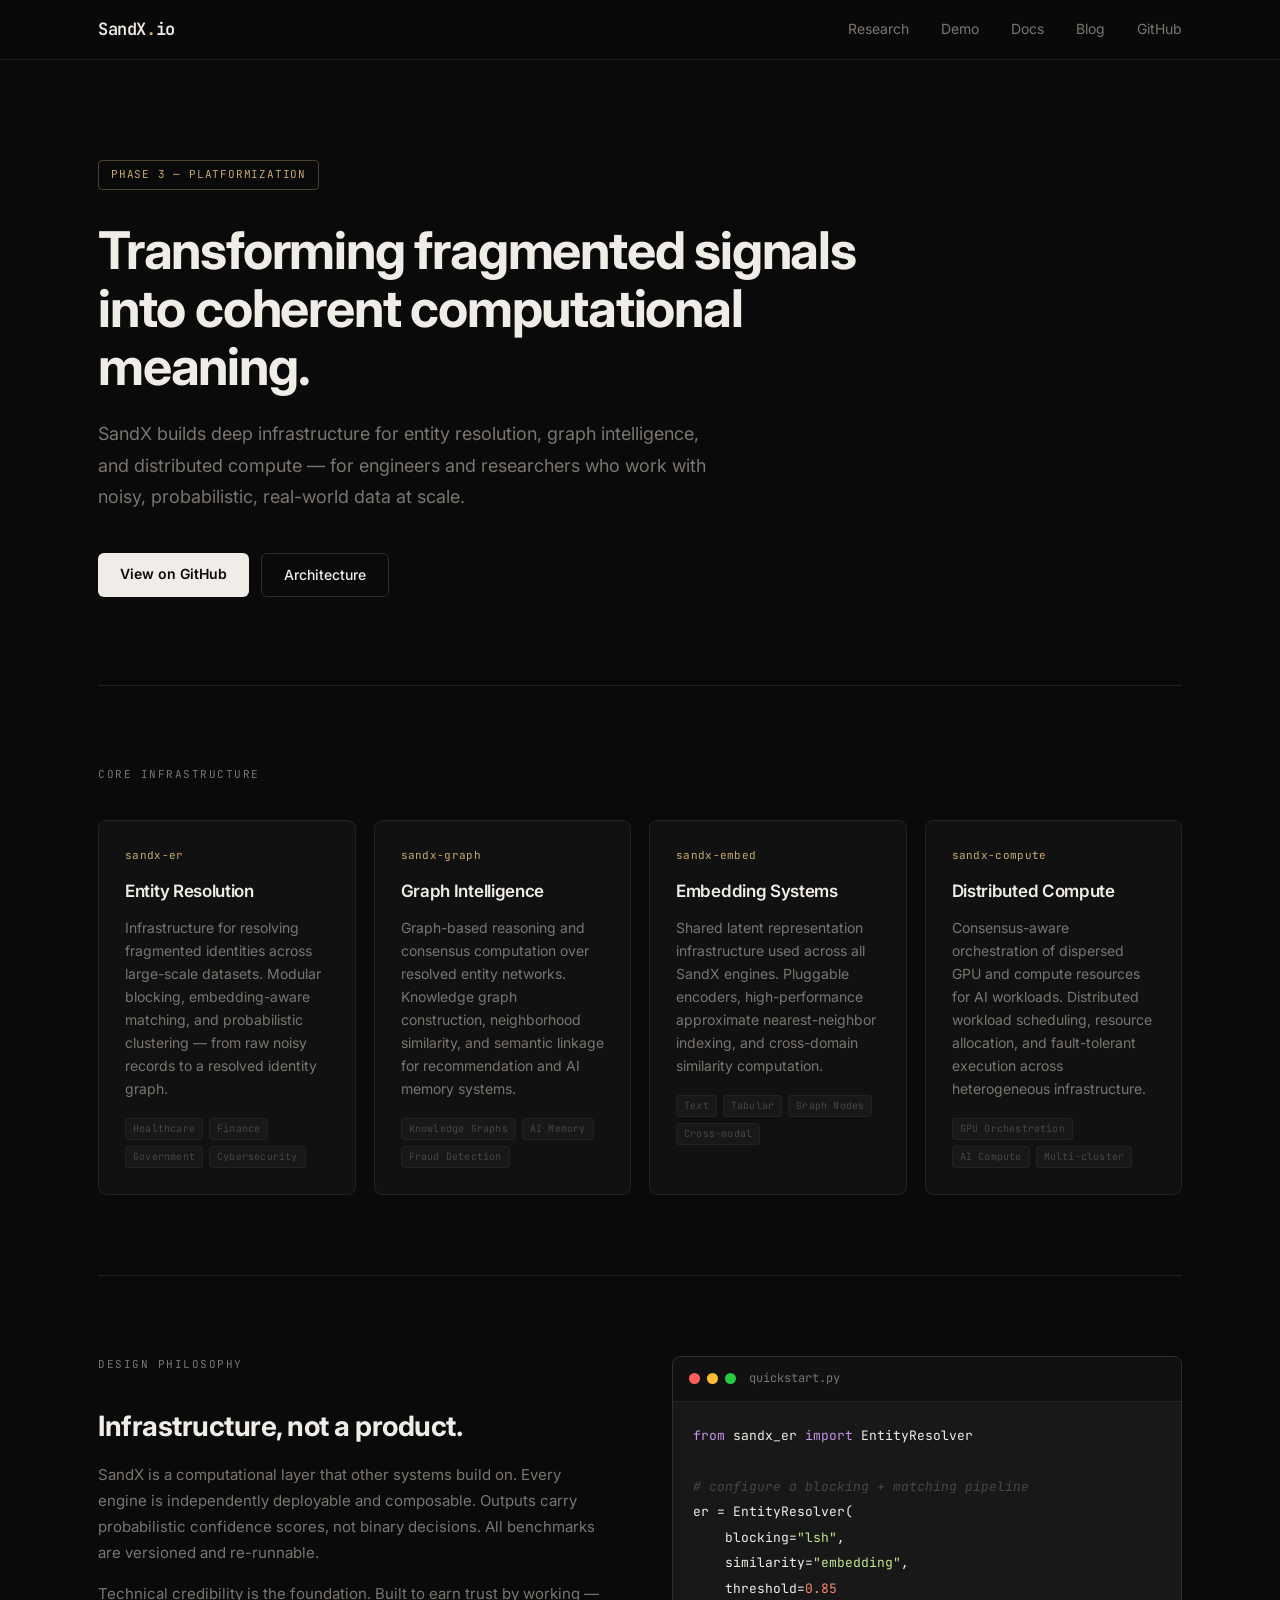
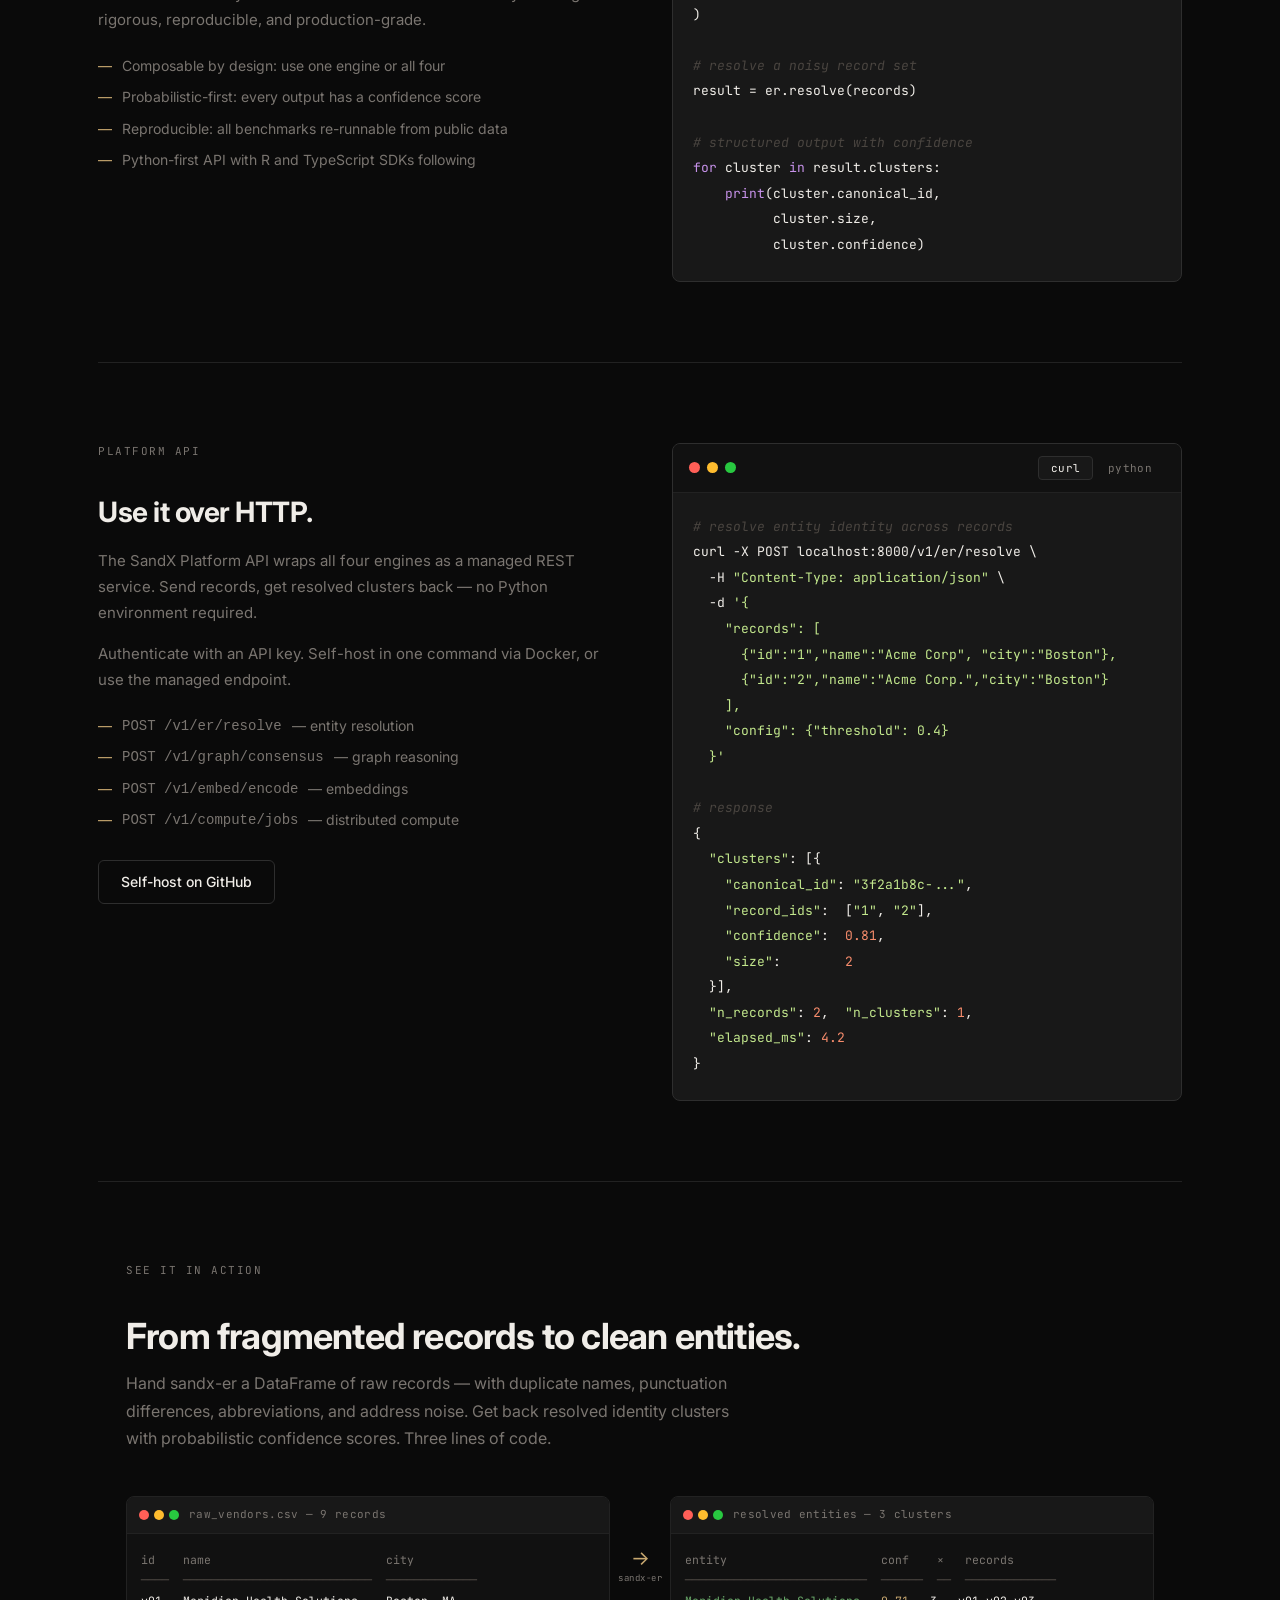
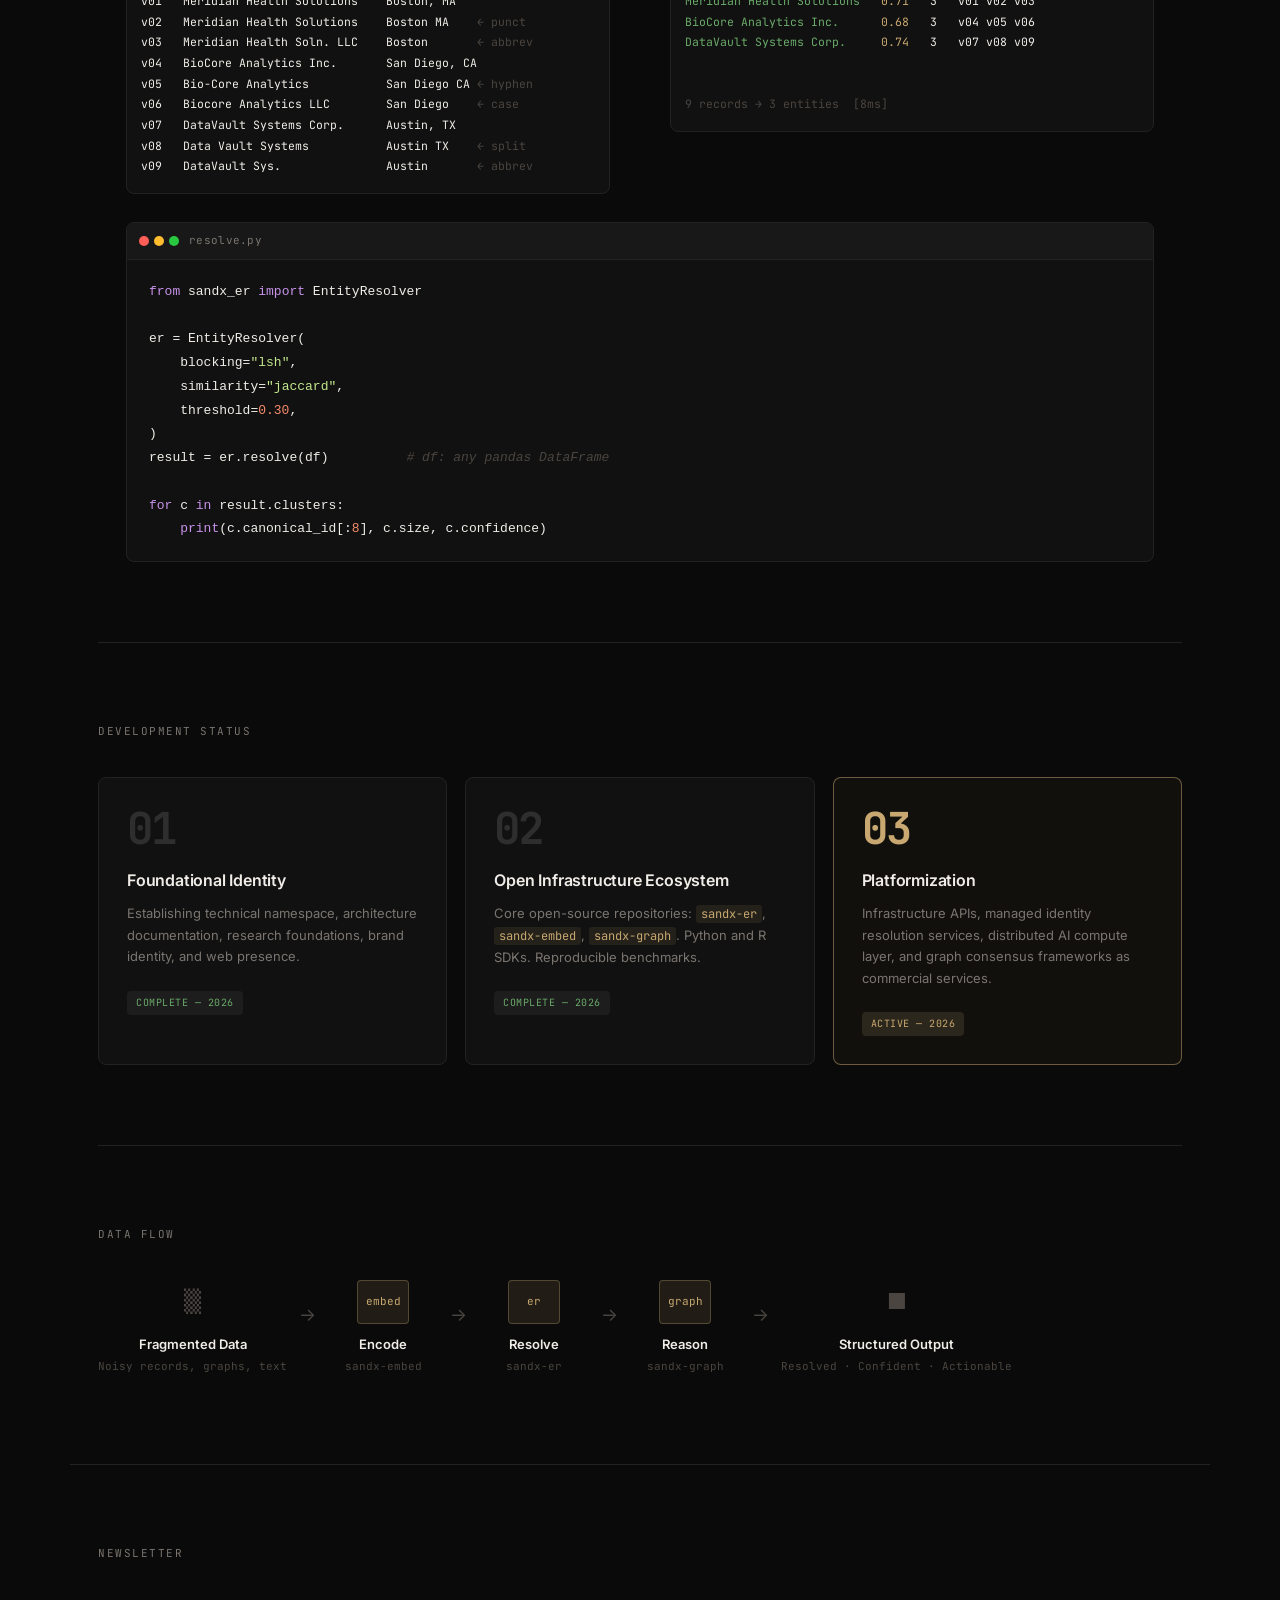
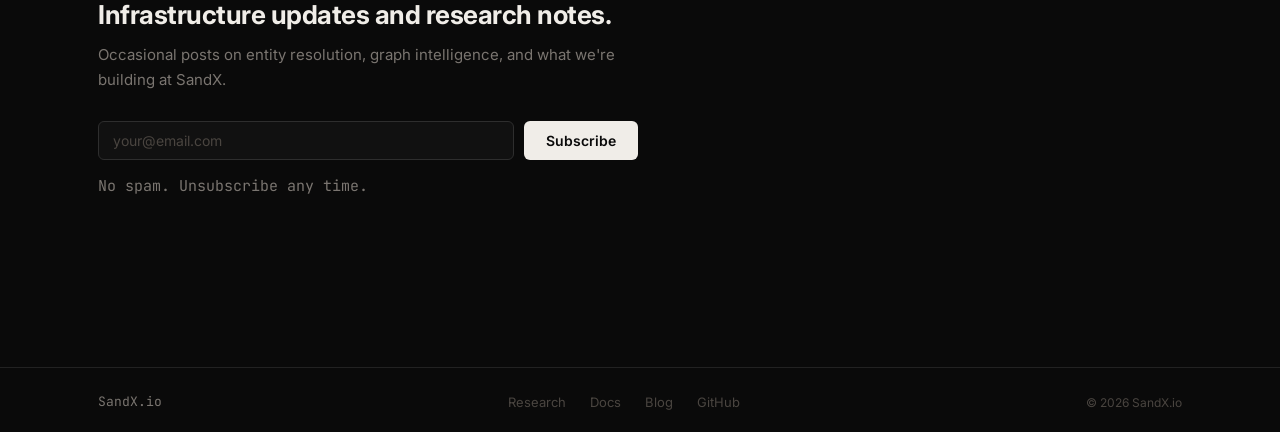
<file: index.html>
<!DOCTYPE html>
<html lang="en">
<head>
  <meta charset="UTF-8" />
  <meta name="viewport" content="width=device-width, initial-scale=1.0" />
  <title>SandX.io — Computational Infrastructure for Fragmented Systems</title>
  <meta name="description" content="SandX builds deep computational infrastructure for entity resolution, graph intelligence, embedding systems, and distributed compute." />
  <link rel="stylesheet" href="style.css" />
  <link rel="preconnect" href="https://fonts.googleapis.com" />
  <link href="https://fonts.googleapis.com/css2?family=Inter:wght@400;500;600;700&family=JetBrains+Mono:wght@400;500;600&display=swap" rel="stylesheet" />
</head>
<body>

  <!-- Navigation -->
  <nav>
    <div class="nav-inner">
      <a href="/" class="logo">SandX<span class="dot">.</span>io</a>
      <div class="nav-links">
        <a href="#research">Research</a>
        <a href="#demo">Demo</a>
        <a href="#docs">Docs</a>
        <a href="/blog/">Blog</a>
        <a href="https://github.com/sandxlab" target="_blank" rel="noopener">GitHub</a>
      </div>
    </div>
  </nav>

  <main>

    <!-- Hero -->
    <section class="hero">
      <div class="hero-tag">Phase 3 &mdash; Platformization</div>
      <h1>Transforming fragmented signals into coherent computational meaning.</h1>
      <p class="hero-sub">
        SandX builds deep infrastructure for entity resolution, graph intelligence,
        and distributed compute &mdash; for engineers and researchers who work with noisy,
        probabilistic, real-world data at scale.
      </p>
      <div class="cta-group">
        <a href="https://github.com/sandxlab" class="btn-primary" target="_blank" rel="noopener">View on GitHub</a>
        <a href="#architecture" class="btn-secondary">Architecture</a>
      </div>
    </section>

    <!-- Core Domains -->
    <section class="domains" id="research">
      <div class="section-label">Core Infrastructure</div>
      <div class="domain-grid">

        <div class="domain-card">
          <div class="domain-tag">sandx-er</div>
          <h3>Entity Resolution</h3>
          <p>
            Infrastructure for resolving fragmented identities across large-scale datasets.
            Modular blocking, embedding-aware matching, and probabilistic clustering — from
            raw noisy records to a resolved identity graph.
          </p>
          <div class="domain-sectors">
            <span>Healthcare</span><span>Finance</span><span>Government</span><span>Cybersecurity</span>
          </div>
        </div>

        <div class="domain-card">
          <div class="domain-tag">sandx-graph</div>
          <h3>Graph Intelligence</h3>
          <p>
            Graph-based reasoning and consensus computation over resolved entity networks.
            Knowledge graph construction, neighborhood similarity, and semantic linkage
            for recommendation and AI memory systems.
          </p>
          <div class="domain-sectors">
            <span>Knowledge Graphs</span><span>AI Memory</span><span>Fraud Detection</span>
          </div>
        </div>

        <div class="domain-card">
          <div class="domain-tag">sandx-embed</div>
          <h3>Embedding Systems</h3>
          <p>
            Shared latent representation infrastructure used across all SandX engines.
            Pluggable encoders, high-performance approximate nearest-neighbor indexing,
            and cross-domain similarity computation.
          </p>
          <div class="domain-sectors">
            <span>Text</span><span>Tabular</span><span>Graph Nodes</span><span>Cross-modal</span>
          </div>
        </div>

        <div class="domain-card">
          <div class="domain-tag">sandx-compute</div>
          <h3>Distributed Compute</h3>
          <p>
            Consensus-aware orchestration of dispersed GPU and compute resources for AI
            workloads. Distributed workload scheduling, resource allocation, and
            fault-tolerant execution across heterogeneous infrastructure.
          </p>
          <div class="domain-sectors">
            <span>GPU Orchestration</span><span>AI Compute</span><span>Multi-cluster</span>
          </div>
        </div>

      </div>
    </section>

    <!-- Architecture + Code example -->
    <section class="architecture" id="architecture">
      <div class="arch-inner">
        <div class="arch-text">
          <div class="section-label">Design Philosophy</div>
          <h2>Infrastructure, not a product.</h2>
          <p>
            SandX is a computational layer that other systems build on. Every engine is
            independently deployable and composable. Outputs carry probabilistic confidence
            scores, not binary decisions. All benchmarks are versioned and re-runnable.
          </p>
          <p>
            Technical credibility is the foundation. Built to earn trust by working — rigorous, reproducible, and production-grade.
          </p>
          <ul class="design-principles">
            <li><span class="bullet">&#x2014;</span> Composable by design: use one engine or all four</li>
            <li><span class="bullet">&#x2014;</span> Probabilistic-first: every output has a confidence score</li>
            <li><span class="bullet">&#x2014;</span> Reproducible: all benchmarks re-runnable from public data</li>
            <li><span class="bullet">&#x2014;</span> Python-first API with R and TypeScript SDKs following</li>
          </ul>
        </div>
        <div class="arch-code" id="docs">
          <div class="code-header">
            <span class="code-dot red"></span>
            <span class="code-dot yellow"></span>
            <span class="code-dot green"></span>
            <span class="code-filename">quickstart.py</span>
          </div>
          <pre><code><span class="kw">from</span> sandx_er <span class="kw">import</span> EntityResolver

<span class="comment"># configure a blocking + matching pipeline</span>
er = EntityResolver(
    blocking=<span class="str">"lsh"</span>,
    similarity=<span class="str">"embedding"</span>,
    threshold=<span class="num">0.85</span>
)

<span class="comment"># resolve a noisy record set</span>
result = er.resolve(records)

<span class="comment"># structured output with confidence</span>
<span class="kw">for</span> cluster <span class="kw">in</span> result.clusters:
    <span class="kw">print</span>(cluster.canonical_id,
          cluster.size,
          cluster.confidence)</code></pre>
        </div>
      </div>
    </section>

    <!-- Platform API -->
    <section class="architecture" id="api" style="border-top: 1px solid var(--border); padding: 80px 0;">
      <div class="arch-inner">
        <div class="arch-text">
          <div class="section-label">Platform API</div>
          <h2>Use it over HTTP.</h2>
          <p>
            The SandX Platform API wraps all four engines as a managed REST service.
            Send records, get resolved clusters back &mdash; no Python environment required.
          </p>
          <p>
            Authenticate with an API key. Self-host in one command via Docker, or use
            the managed endpoint.
          </p>
          <ul class="design-principles">
            <li><span class="bullet">&#x2014;</span> <code>POST /v1/er/resolve</code> &mdash; entity resolution</li>
            <li><span class="bullet">&#x2014;</span> <code>POST /v1/graph/consensus</code> &mdash; graph reasoning</li>
            <li><span class="bullet">&#x2014;</span> <code>POST /v1/embed/encode</code> &mdash; embeddings</li>
            <li><span class="bullet">&#x2014;</span> <code>POST /v1/compute/jobs</code> &mdash; distributed compute</li>
          </ul>
          <div class="cta-group" style="margin-top: 28px;">
            <a href="https://github.com/sandxlab" class="btn-secondary" target="_blank" rel="noopener">Self-host on GitHub</a>
          </div>
        </div>
        <div class="arch-code">
          <div class="code-header">
            <span class="code-dot red"></span>
            <span class="code-dot yellow"></span>
            <span class="code-dot green"></span>
            <div class="code-tabs">
              <button class="code-tab active" data-panel="api-curl">curl</button>
              <button class="code-tab" data-panel="api-python">python</button>
            </div>
          </div>
          <div class="code-panel active" id="api-curl">
            <pre><code><span class="comment"># resolve entity identity across records</span>
curl -X POST localhost:8000/v1/er/resolve \
  -H <span class="str">"Content-Type: application/json"</span> \
  -d <span class="str">'{
    "records": [
      {"id":"1","name":"Acme Corp", "city":"Boston"},
      {"id":"2","name":"Acme Corp.","city":"Boston"}
    ],
    "config": {"threshold": 0.4}
  }'</span>

<span class="comment"># response</span>
{
  <span class="str">"clusters"</span>: [{
    <span class="str">"canonical_id"</span>: <span class="str">"3f2a1b8c-..."</span>,
    <span class="str">"record_ids"</span>:  [<span class="str">"1"</span>, <span class="str">"2"</span>],
    <span class="str">"confidence"</span>:  <span class="num">0.81</span>,
    <span class="str">"size"</span>:        <span class="num">2</span>
  }],
  <span class="str">"n_records"</span>: <span class="num">2</span>,  <span class="str">"n_clusters"</span>: <span class="num">1</span>,
  <span class="str">"elapsed_ms"</span>: <span class="num">4.2</span>
}</code></pre>
          </div>
          <div class="code-panel" id="api-python">
            <pre><code><span class="kw">import</span> requests

resp = requests.post(
    <span class="str">"http://localhost:8000/v1/er/resolve"</span>,
    headers={<span class="str">"X-API-Key"</span>: <span class="str">"sk-dev"</span>},
    json={
        <span class="str">"records"</span>: [
            {<span class="str">"id"</span>: <span class="str">"1"</span>, <span class="str">"name"</span>: <span class="str">"Acme Corp"</span>,  <span class="str">"city"</span>: <span class="str">"Boston"</span>},
            {<span class="str">"id"</span>: <span class="str">"2"</span>, <span class="str">"name"</span>: <span class="str">"Acme Corp."</span>, <span class="str">"city"</span>: <span class="str">"Boston"</span>},
        ],
        <span class="str">"config"</span>: {<span class="str">"threshold"</span>: <span class="num">0.4</span>}
    }
)

<span class="kw">for</span> c <span class="kw">in</span> resp.json()[<span class="str">"clusters"</span>]:
    <span class="kw">print</span>(c[<span class="str">"canonical_id"</span>][:<span class="num">8</span>],
          c[<span class="str">"size"</span>], c[<span class="str">"confidence"</span>])
<span class="comment"># 3f2a1b8c  2  0.81</span></code></pre>
          </div>
        </div>
      </div>
    </section>

    <!-- Demo: Raw to Clean -->
    <section class="demo-section" id="demo">
      <div class="demo-inner">
        <div class="section-label">See It In Action</div>
        <h2>From fragmented records to clean entities.</h2>
        <p class="demo-desc">
          Hand sandx-er a DataFrame of raw records &mdash; with duplicate names, punctuation
          differences, abbreviations, and address noise. Get back resolved identity clusters
          with probabilistic confidence scores. Three lines of code.
        </p>

        <div class="demo-panels">

          <!-- Before -->
          <div class="demo-panel">
            <div class="demo-panel-hdr">
              <div class="demo-dots">
                <span class="demo-dot r"></span>
                <span class="demo-dot y"></span>
                <span class="demo-dot g"></span>
              </div>
              <span class="demo-panel-title">raw_vendors.csv &mdash; 9 records</span>
            </div>
            <pre><span class="d-mut">id    name                         city</span>
<span class="d-dim">────  ───────────────────────────  ─────────────</span>
v01   Meridian Health Solutions    Boston, MA
v02   Meridian Health Solutions    Boston MA    <span class="d-dim">← punct</span>
v03   Meridian Health Soln. LLC    Boston       <span class="d-dim">← abbrev</span>
v04   BioCore Analytics Inc.       San Diego, CA
v05   Bio-Core Analytics           San Diego CA <span class="d-dim">← hyphen</span>
v06   Biocore Analytics LLC        San Diego    <span class="d-dim">← case</span>
v07   DataVault Systems Corp.      Austin, TX
v08   Data Vault Systems           Austin TX    <span class="d-dim">← split</span>
v09   DataVault Sys.               Austin       <span class="d-dim">← abbrev</span></pre>
          </div>

          <!-- Arrow -->
          <div class="demo-connector">
            <div class="demo-conn-arrow">&rarr;</div>
            <div class="demo-conn-label">sandx&#x2011;er</div>
          </div>

          <!-- After -->
          <div class="demo-panel">
            <div class="demo-panel-hdr">
              <div class="demo-dots">
                <span class="demo-dot r"></span>
                <span class="demo-dot y"></span>
                <span class="demo-dot g"></span>
              </div>
              <span class="demo-panel-title">resolved entities &mdash; 3 clusters</span>
            </div>
            <pre><span class="d-mut">entity                      conf    &times;   records</span>
<span class="d-dim">──────────────────────────  ──────  ──  ─────────────</span>
<span class="d-grn">Meridian Health Solutions</span>   <span class="d-acc">0.71</span>   3   v01 v02 v03
<span class="d-grn">BioCore Analytics Inc.</span>      <span class="d-acc">0.68</span>   3   v04 v05 v06
<span class="d-grn">DataVault Systems Corp.</span>     <span class="d-acc">0.74</span>   3   v07 v08 v09


<span class="d-dim">9 records &rarr; 3 entities  [8ms]</span></pre>
          </div>

        </div><!-- /.demo-panels -->

        <!-- Code -->
        <div class="demo-code-wrap">
          <div class="demo-code-hdr">
            <div class="demo-dots">
              <span class="demo-dot r"></span>
              <span class="demo-dot y"></span>
              <span class="demo-dot g"></span>
            </div>
            <span class="demo-panel-title">resolve.py</span>
          </div>
          <pre><code><span class="kw">from</span> sandx_er <span class="kw">import</span> EntityResolver

er = EntityResolver(
    blocking=<span class="str">"lsh"</span>,
    similarity=<span class="str">"jaccard"</span>,
    threshold=<span class="num">0.30</span>,
)
result = er.resolve(df)          <span class="comment"># df: any pandas DataFrame</span>

<span class="kw">for</span> c <span class="kw">in</span> result.clusters:
    <span class="kw">print</span>(c.canonical_id[:<span class="num">8</span>], c.size, c.confidence)</code></pre>
        </div>

      </div>
    </section>

    <!-- Development Phases -->
    <section class="phases">
      <div class="section-label">Development Status</div>
      <div class="phases-grid">

        <div class="phase">
          <div class="phase-num">01</div>
          <h3>Foundational Identity</h3>
          <p>
            Establishing technical namespace, architecture documentation, research foundations,
            brand identity, and web presence.
          </p>
          <span class="badge badge-done">Complete &mdash; 2026</span>
        </div>

        <div class="phase">
          <div class="phase-num">02</div>
          <h3>Open Infrastructure Ecosystem</h3>
          <p>
            Core open-source repositories: <code>sandx-er</code>, <code>sandx-embed</code>,
            <code>sandx-graph</code>. Python and R SDKs. Reproducible benchmarks.
          </p>
          <span class="badge badge-done">Complete &mdash; 2026</span>
        </div>

        <div class="phase phase-active">
          <div class="phase-num">03</div>
          <h3>Platformization</h3>
          <p>
            Infrastructure APIs, managed identity resolution services, distributed AI
            compute layer, and graph consensus frameworks as commercial services.
          </p>
          <span class="badge badge-active">Active &mdash; 2026</span>
        </div>

      </div>
    </section>

    <!-- Data Pipeline -->
    <section class="pipeline">
      <div class="section-label">Data Flow</div>
      <div class="pipeline-inner">
        <div class="pipeline-step">
          <div class="step-icon">&#x2592;</div>
          <div class="step-label">Fragmented Data</div>
          <div class="step-sub">Noisy records, graphs, text</div>
        </div>
        <div class="pipeline-arrow">&rarr;</div>
        <div class="pipeline-step">
          <div class="step-icon chip">embed</div>
          <div class="step-label">Encode</div>
          <div class="step-sub">sandx-embed</div>
        </div>
        <div class="pipeline-arrow">&rarr;</div>
        <div class="pipeline-step">
          <div class="step-icon chip">er</div>
          <div class="step-label">Resolve</div>
          <div class="step-sub">sandx-er</div>
        </div>
        <div class="pipeline-arrow">&rarr;</div>
        <div class="pipeline-step">
          <div class="step-icon chip">graph</div>
          <div class="step-label">Reason</div>
          <div class="step-sub">sandx-graph</div>
        </div>
        <div class="pipeline-arrow">&rarr;</div>
        <div class="pipeline-step">
          <div class="step-icon">&#x25A0;</div>
          <div class="step-label">Structured Output</div>
          <div class="step-sub">Resolved &middot; Confident &middot; Actionable</div>
        </div>
      </div>
    </section>

  </main>

  <!-- Newsletter -->
  <!-- ACTION: replace the form action URL with your newsletter service endpoint.
       Buttondown: https://buttondown.email/api/emails/embed-subscribe/YOUR_USERNAME
       Mailchimp:  your Mailchimp embed action URL
       ConvertKit: your ConvertKit form action URL -->
  <section class="newsletter" id="newsletter" style="max-width:1140px;margin:0 auto;padding-left:28px;padding-right:28px;">
    <div class="newsletter-inner">
      <div class="section-label">Newsletter</div>
      <h2>Infrastructure updates and research notes.</h2>
      <p>Occasional posts on entity resolution, graph intelligence, and what we're building at SandX.</p>
      <form class="newsletter-form" action="#" method="POST">
        <input type="email" name="email" placeholder="your@email.com" required />
        <button type="submit">Subscribe</button>
      </form>
      <p class="newsletter-note">No spam. Unsubscribe any time.</p>
    </div>
  </section>

  <!-- Footer -->
  <footer>
    <div class="footer-inner">
      <span class="footer-logo">SandX.io</span>
      <div class="footer-links">
        <a href="#research">Research</a>
        <a href="#docs">Docs</a>
        <a href="/blog/">Blog</a>
        <a href="https://github.com/sandxlab" target="_blank" rel="noopener">GitHub</a>
      </div>
      <span class="footer-copy">&copy; 2026 SandX.io</span>
    </div>
  </footer>


<script>
  document.querySelector('.newsletter-form').addEventListener('submit', function (e) {
    e.preventDefault();
    window.location.href = '/newsletter/';
  });

  document.querySelectorAll('.code-tab').forEach(function (tab) {
    tab.addEventListener('click', function () {
      var block = this.closest('.arch-code');
      block.querySelectorAll('.code-tab').forEach(function (t) { t.classList.remove('active'); });
      block.querySelectorAll('.code-panel').forEach(function (p) { p.classList.remove('active'); });
      this.classList.add('active');
      block.querySelector('#' + this.dataset.panel).classList.add('active');
    });
  });
</script>

</body>
</html>
</file>
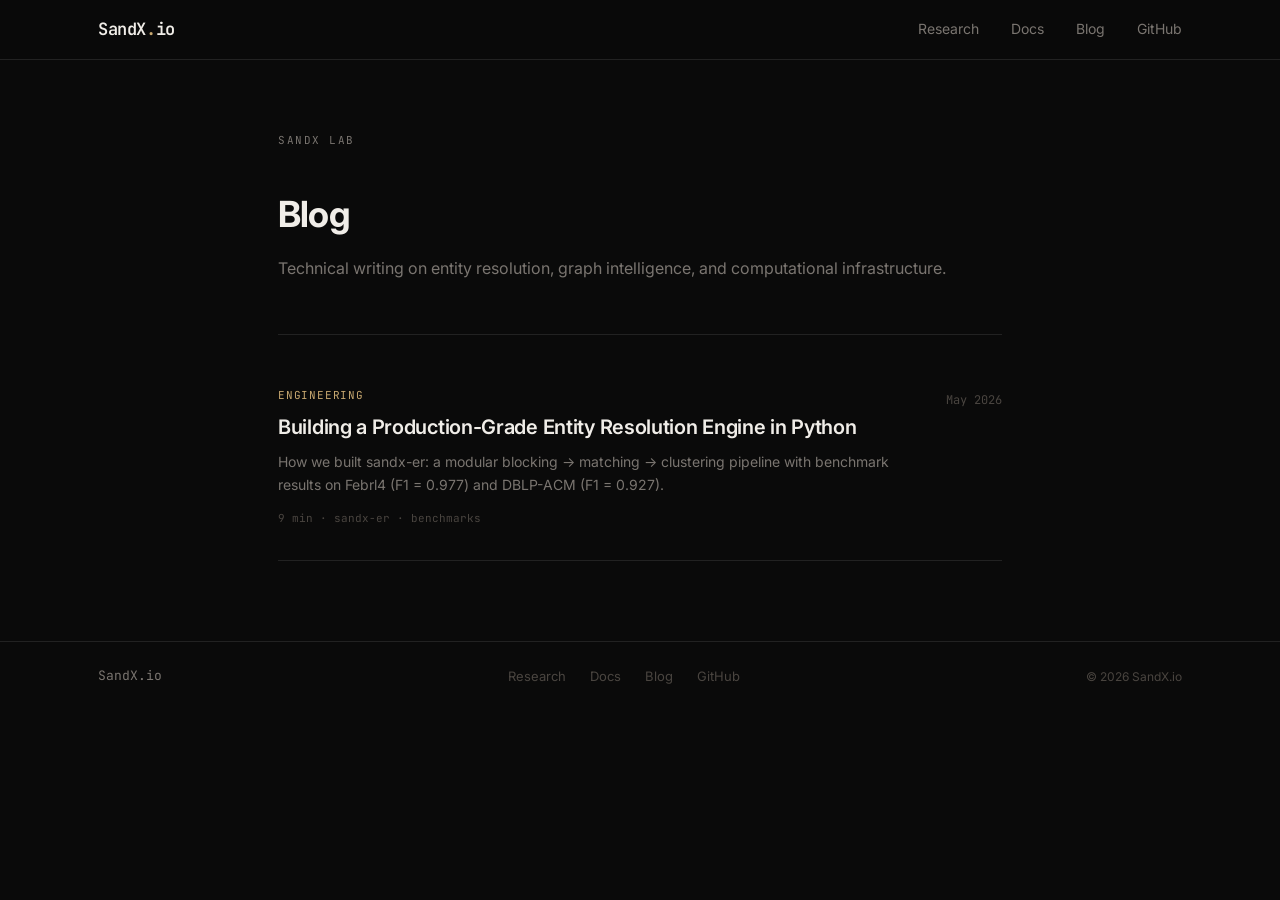
<file: blog/index.html>
<!DOCTYPE html>
<html lang="en">
<head>
  <meta charset="UTF-8" />
  <meta name="viewport" content="width=device-width, initial-scale=1.0" />
  <title>Blog — SandX.io</title>
  <meta name="description" content="Technical writing from SandX Lab on entity resolution, graph intelligence, embedding systems, and distributed compute." />
  <link rel="stylesheet" href="../style.css" />
  <link rel="preconnect" href="https://fonts.googleapis.com" />
  <link href="https://fonts.googleapis.com/css2?family=Inter:wght@400;500;600;700&family=JetBrains+Mono:wght@400;500;600&display=swap" rel="stylesheet" />
  <style>
    .blog-wrap {
      max-width: 780px;
      margin: 0 auto;
      padding: 0 28px;
    }

    .blog-header {
      padding: 72px 0 52px;
      border-bottom: 1px solid var(--border);
      margin-bottom: 52px;
    }

    .blog-header h1 {
      font-size: 36px;
      font-weight: 700;
      letter-spacing: -0.8px;
      margin-bottom: 12px;
    }

    .blog-header p {
      font-size: 16px;
      color: var(--text-muted);
      line-height: 1.65;
    }

    .post-list {
      display: flex;
      flex-direction: column;
      gap: 0;
    }

    .post-card {
      padding: 32px 0;
      border-bottom: 1px solid var(--border);
      display: grid;
      grid-template-columns: 1fr auto;
      gap: 20px;
      align-items: start;
      text-decoration: none;
      transition: none;
    }

    .post-card:first-child { padding-top: 0; }

    .post-card-tag {
      font-family: var(--mono);
      font-size: 11px;
      color: var(--accent);
      text-transform: uppercase;
      letter-spacing: 0.8px;
      margin-bottom: 10px;
    }

    .post-card h2 {
      font-size: 20px;
      font-weight: 600;
      letter-spacing: -0.3px;
      color: var(--text);
      margin-bottom: 10px;
      line-height: 1.3;
      transition: color 0.15s ease;
    }

    .post-card:hover h2 { color: var(--accent); }

    .post-card p {
      font-size: 14px;
      color: var(--text-muted);
      line-height: 1.65;
      margin-bottom: 14px;
    }

    .post-card-meta {
      font-family: var(--mono);
      font-size: 11px;
      color: var(--text-dim);
    }

    .post-card-date {
      font-family: var(--mono);
      font-size: 12px;
      color: var(--text-dim);
      white-space: nowrap;
      padding-top: 4px;
    }

    @media (max-width: 600px) {
      .blog-wrap { padding: 0 18px; }
      .blog-header { padding: 48px 0 36px; }
      .post-card { grid-template-columns: 1fr; }
      .post-card-date { display: none; }
    }
  </style>
</head>
<body>

  <nav>
    <div class="nav-inner">
      <a href="/" class="logo">SandX<span class="dot">.</span>io</a>
      <div class="nav-links">
        <a href="/#research">Research</a>
        <a href="/#docs">Docs</a>
        <a href="/blog/">Blog</a>
        <a href="https://github.com/sandxlab" target="_blank" rel="noopener">GitHub</a>
      </div>
    </div>
  </nav>

  <main style="max-width: 100%; padding: 0;">
  <div class="blog-wrap">

    <header class="blog-header">
      <div class="section-label">SandX Lab</div>
      <h1>Blog</h1>
      <p>Technical writing on entity resolution, graph intelligence, and computational infrastructure.</p>
    </header>

    <div class="post-list">

      <a href="/blog/entity-resolution-benchmarks.html" class="post-card">
        <div>
          <div class="post-card-tag">Engineering</div>
          <h2>Building a Production-Grade Entity Resolution Engine in Python</h2>
          <p>
            How we built sandx-er: a modular blocking &rarr; matching &rarr; clustering pipeline
            with benchmark results on Febrl4 (F1&nbsp;=&nbsp;0.977) and DBLP-ACM (F1&nbsp;=&nbsp;0.927).
          </p>
          <div class="post-card-meta">9 min &middot; sandx-er &middot; benchmarks</div>
        </div>
        <div class="post-card-date">May 2026</div>
      </a>

    </div>

  </div>
  </main>

  <footer style="margin-top: 80px;">
    <div class="footer-inner">
      <span class="footer-logo">SandX.io</span>
      <div class="footer-links">
        <a href="/#research">Research</a>
        <a href="/#docs">Docs</a>
        <a href="/blog/">Blog</a>
        <a href="https://github.com/sandxlab" target="_blank" rel="noopener">GitHub</a>
      </div>
      <span class="footer-copy">&copy; 2026 SandX.io</span>
    </div>
  </footer>

</body>
</html>
</file>
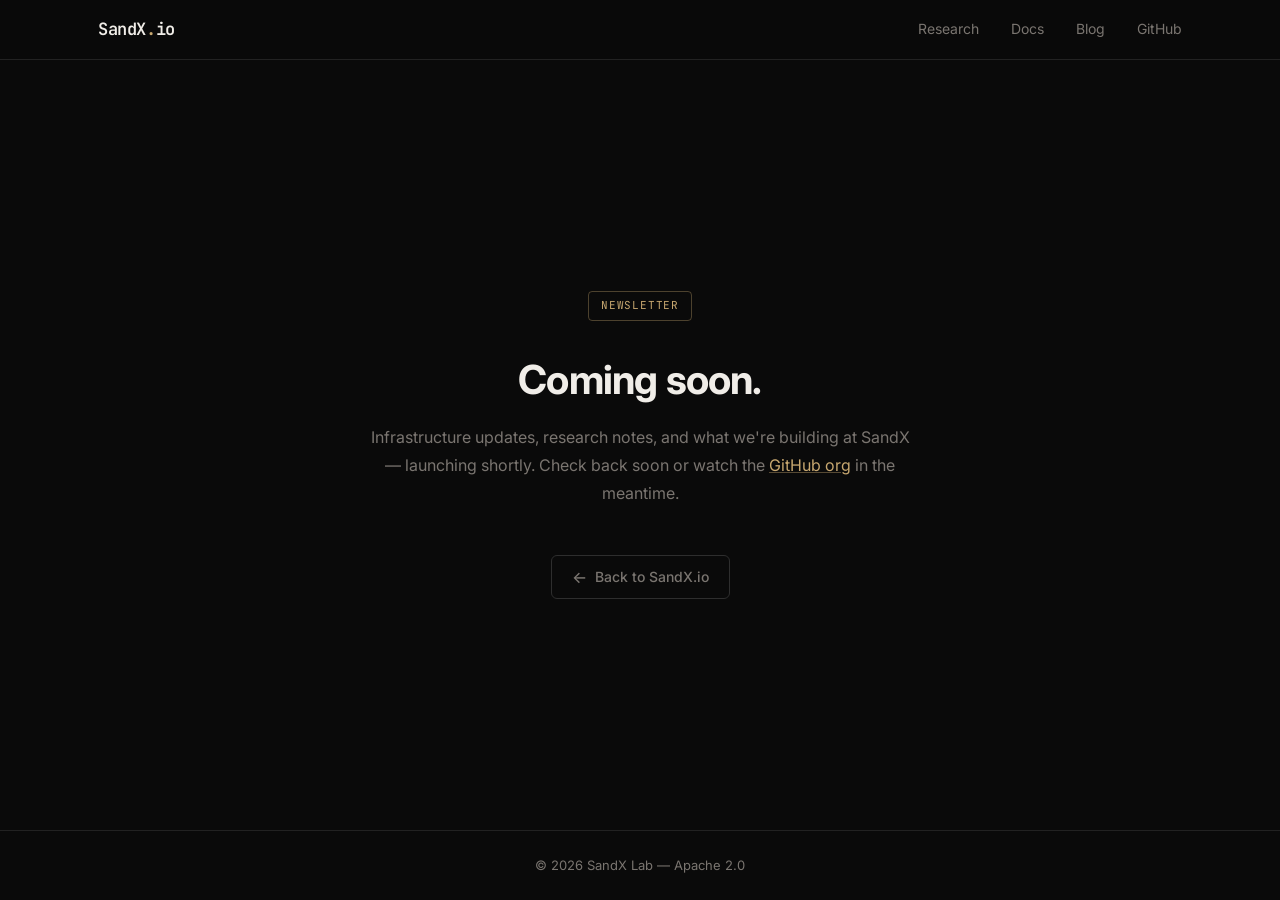
<file: newsletter/index.html>
<!DOCTYPE html>
<html lang="en">
<head>
  <meta charset="UTF-8" />
  <meta name="viewport" content="width=device-width, initial-scale=1.0" />
  <title>Newsletter — SandX.io</title>
  <meta name="description" content="SandX infrastructure updates and research notes. Coming soon." />
  <link rel="preconnect" href="https://fonts.googleapis.com" />
  <link href="https://fonts.googleapis.com/css2?family=Inter:wght@400;500;600;700&family=JetBrains+Mono:wght@400;500;600&display=swap" rel="stylesheet" />
  <style>
    /* ─── Design Tokens (mirrors main site) ─── */
    :root {
      --bg:         #0a0a0a;
      --bg-2:       #111111;
      --text:       #f0ede8;
      --text-muted: #7a7570;
      --accent:     #c8a870;
      --border:     #222222;
      --border-2:   #2e2e2e;
      --font:  Inter, system-ui, -apple-system, sans-serif;
      --mono:  'JetBrains Mono', 'Fira Code', 'Cascadia Code', monospace;
      --nav-h: 60px;
    }

    *, *::before, *::after { box-sizing: border-box; margin: 0; padding: 0; }
    html { scroll-behavior: smooth; }

    body {
      background: var(--bg);
      color: var(--text);
      font-family: var(--font);
      font-size: 16px;
      line-height: 1.6;
      -webkit-font-smoothing: antialiased;
      min-height: 100vh;
      display: flex;
      flex-direction: column;
    }

    a { color: inherit; text-decoration: none; }

    /* ─── Nav ─── */
    nav {
      position: sticky;
      top: 0;
      height: var(--nav-h);
      background: rgba(10, 10, 10, 0.92);
      backdrop-filter: blur(16px);
      -webkit-backdrop-filter: blur(16px);
      border-bottom: 1px solid var(--border);
      z-index: 100;
    }
    .nav-inner {
      max-width: 1140px;
      margin: 0 auto;
      padding: 0 28px;
      height: 100%;
      display: flex;
      align-items: center;
      justify-content: space-between;
    }
    .logo {
      font-family: var(--mono);
      font-size: 17px;
      font-weight: 600;
      letter-spacing: -0.4px;
    }
    .logo .dot { color: var(--accent); }
    .nav-links {
      display: flex;
      align-items: center;
      gap: 32px;
    }
    .nav-links a {
      font-size: 14px;
      color: var(--text-muted);
      transition: color 0.15s ease;
    }
    .nav-links a:hover { color: var(--text); }

    /* ─── Main content ─── */
    main {
      flex: 1;
      display: flex;
      align-items: center;
      justify-content: center;
      padding: 80px 28px;
    }

    .card {
      max-width: 540px;
      width: 100%;
      text-align: center;
    }

    .tag {
      display: inline-block;
      font-family: var(--mono);
      font-size: 11px;
      color: var(--accent);
      border: 1px solid rgba(200, 168, 112, 0.35);
      padding: 5px 12px;
      border-radius: 4px;
      margin-bottom: 36px;
      letter-spacing: 0.8px;
      text-transform: uppercase;
    }

    h1 {
      font-size: clamp(26px, 4vw, 40px);
      font-weight: 700;
      letter-spacing: -0.8px;
      line-height: 1.15;
      margin-bottom: 20px;
    }

    .sub {
      font-size: 16px;
      color: var(--text-muted);
      line-height: 1.75;
      margin-bottom: 48px;
    }

    .back-link {
      display: inline-flex;
      align-items: center;
      gap: 8px;
      font-size: 14px;
      font-weight: 500;
      color: var(--text-muted);
      border: 1px solid var(--border-2);
      padding: 10px 20px;
      border-radius: 6px;
      transition: border-color 0.15s ease, color 0.15s ease;
    }
    .back-link:hover {
      border-color: var(--text-muted);
      color: var(--text);
    }
    .back-link .arrow { font-size: 16px; line-height: 1; }

    /* ─── Footer ─── */
    footer {
      border-top: 1px solid var(--border);
      padding: 24px 28px;
      text-align: center;
    }
    footer p {
      font-size: 13px;
      color: var(--text-muted);
    }
  </style>
</head>
<body>

  <nav>
    <div class="nav-inner">
      <a href="/" class="logo">SandX<span class="dot">.</span>io</a>
      <div class="nav-links">
        <a href="/#research">Research</a>
        <a href="/#docs">Docs</a>
        <a href="/blog/">Blog</a>
        <a href="https://github.com/sandxlab" target="_blank" rel="noopener">GitHub</a>
      </div>
    </div>
  </nav>

  <main>
    <div class="card">
      <div class="tag">Newsletter</div>
      <h1>Coming soon.</h1>
      <p class="sub">
        Infrastructure updates, research notes, and what we're building at SandX —
        launching shortly. Check back soon or watch the
        <a href="https://github.com/sandxlab" target="_blank" rel="noopener"
           style="color: var(--accent); text-decoration: underline; text-decoration-color: rgba(200,168,112,0.4);">GitHub org</a>
        in the meantime.
      </p>
      <a href="/" class="back-link">
        <span class="arrow">&#8592;</span>
        Back to SandX.io
      </a>
    </div>
  </main>

  <footer>
    <p>&copy; 2026 SandX Lab &mdash; Apache 2.0</p>
  </footer>

</body>
</html>
</file>
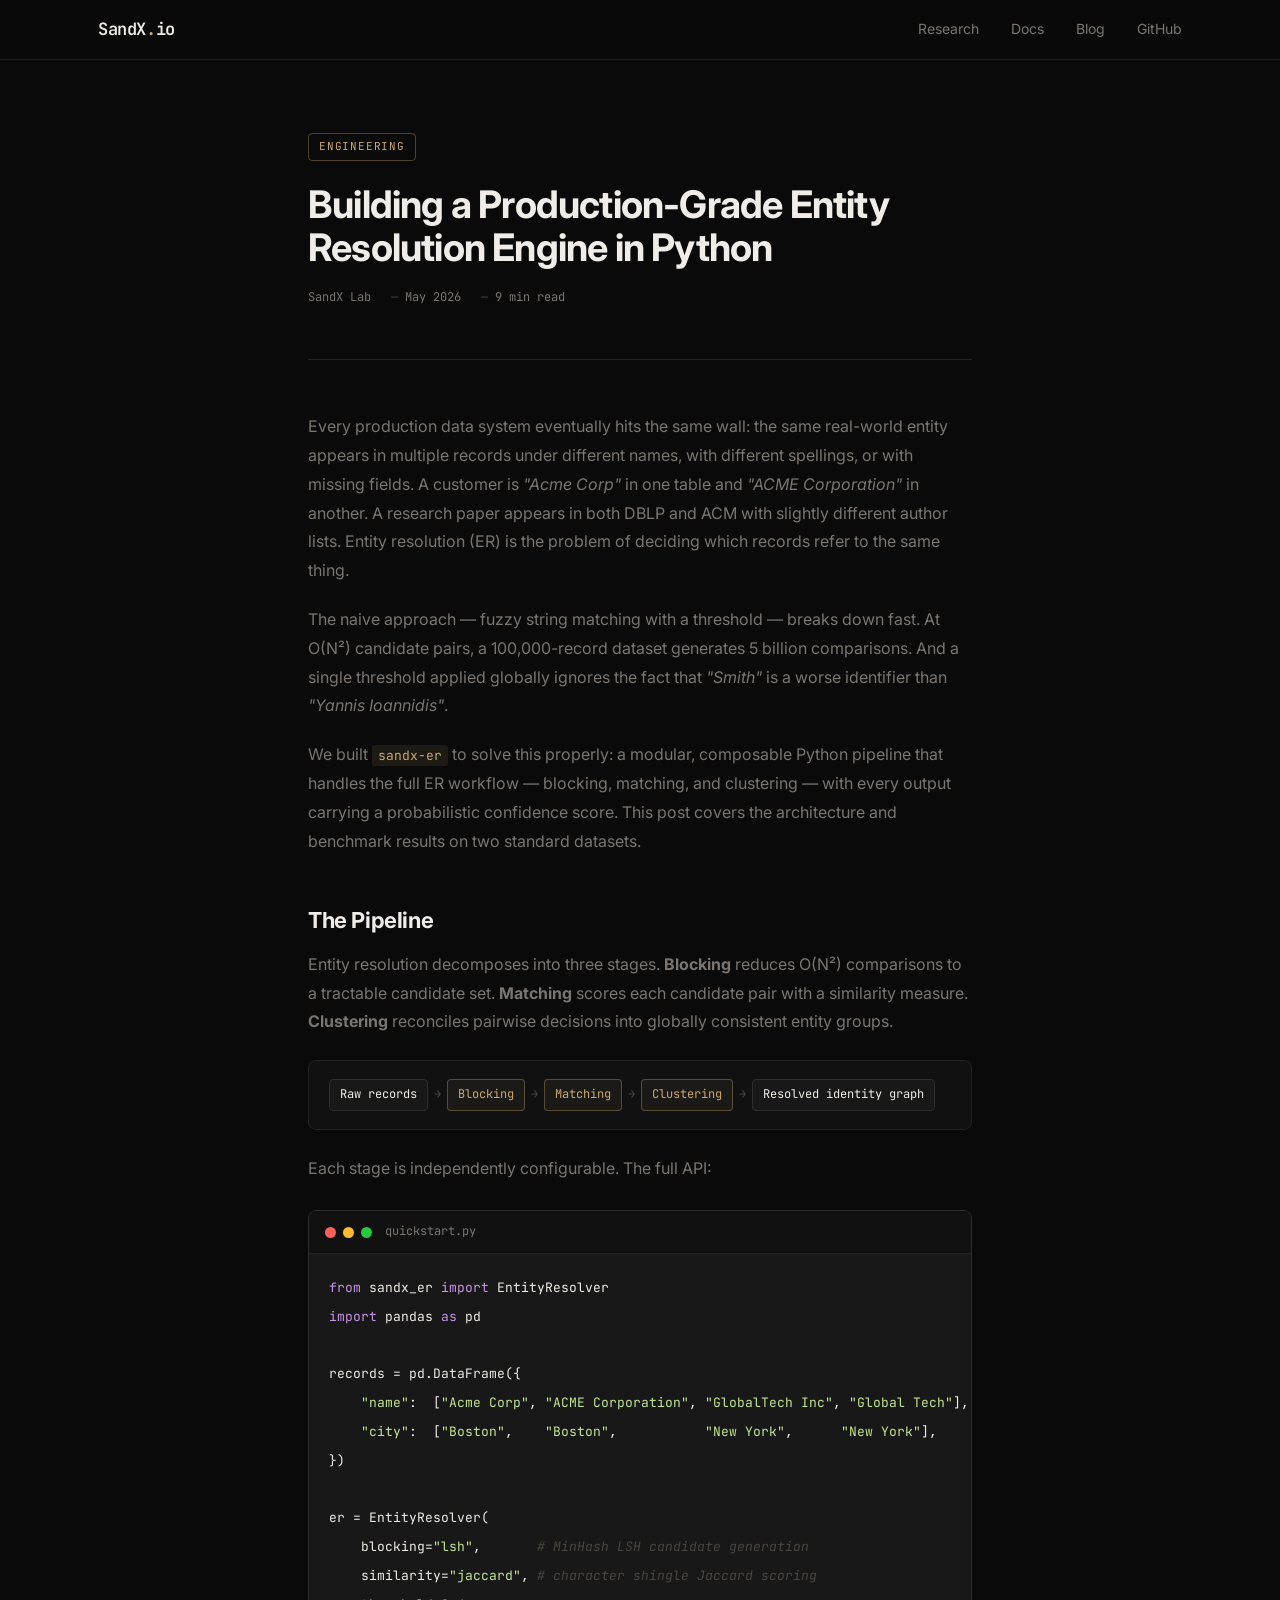
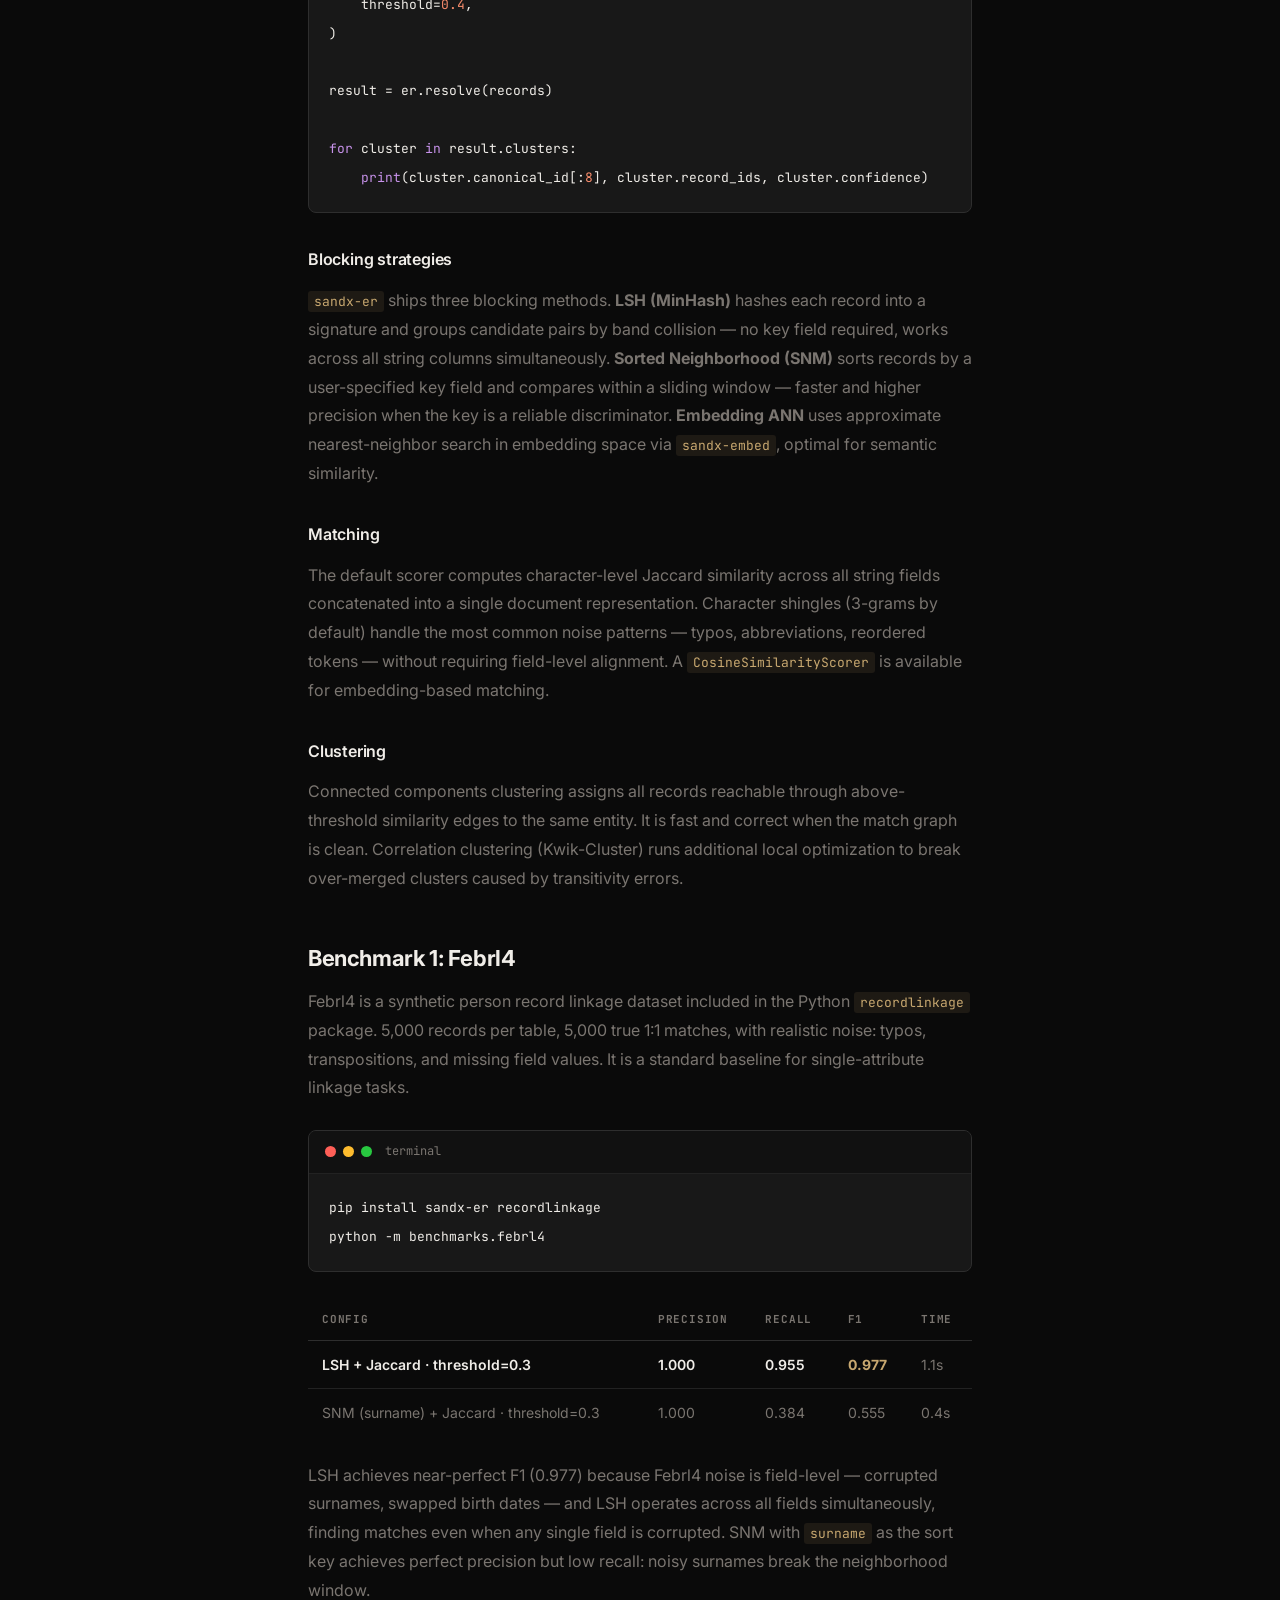
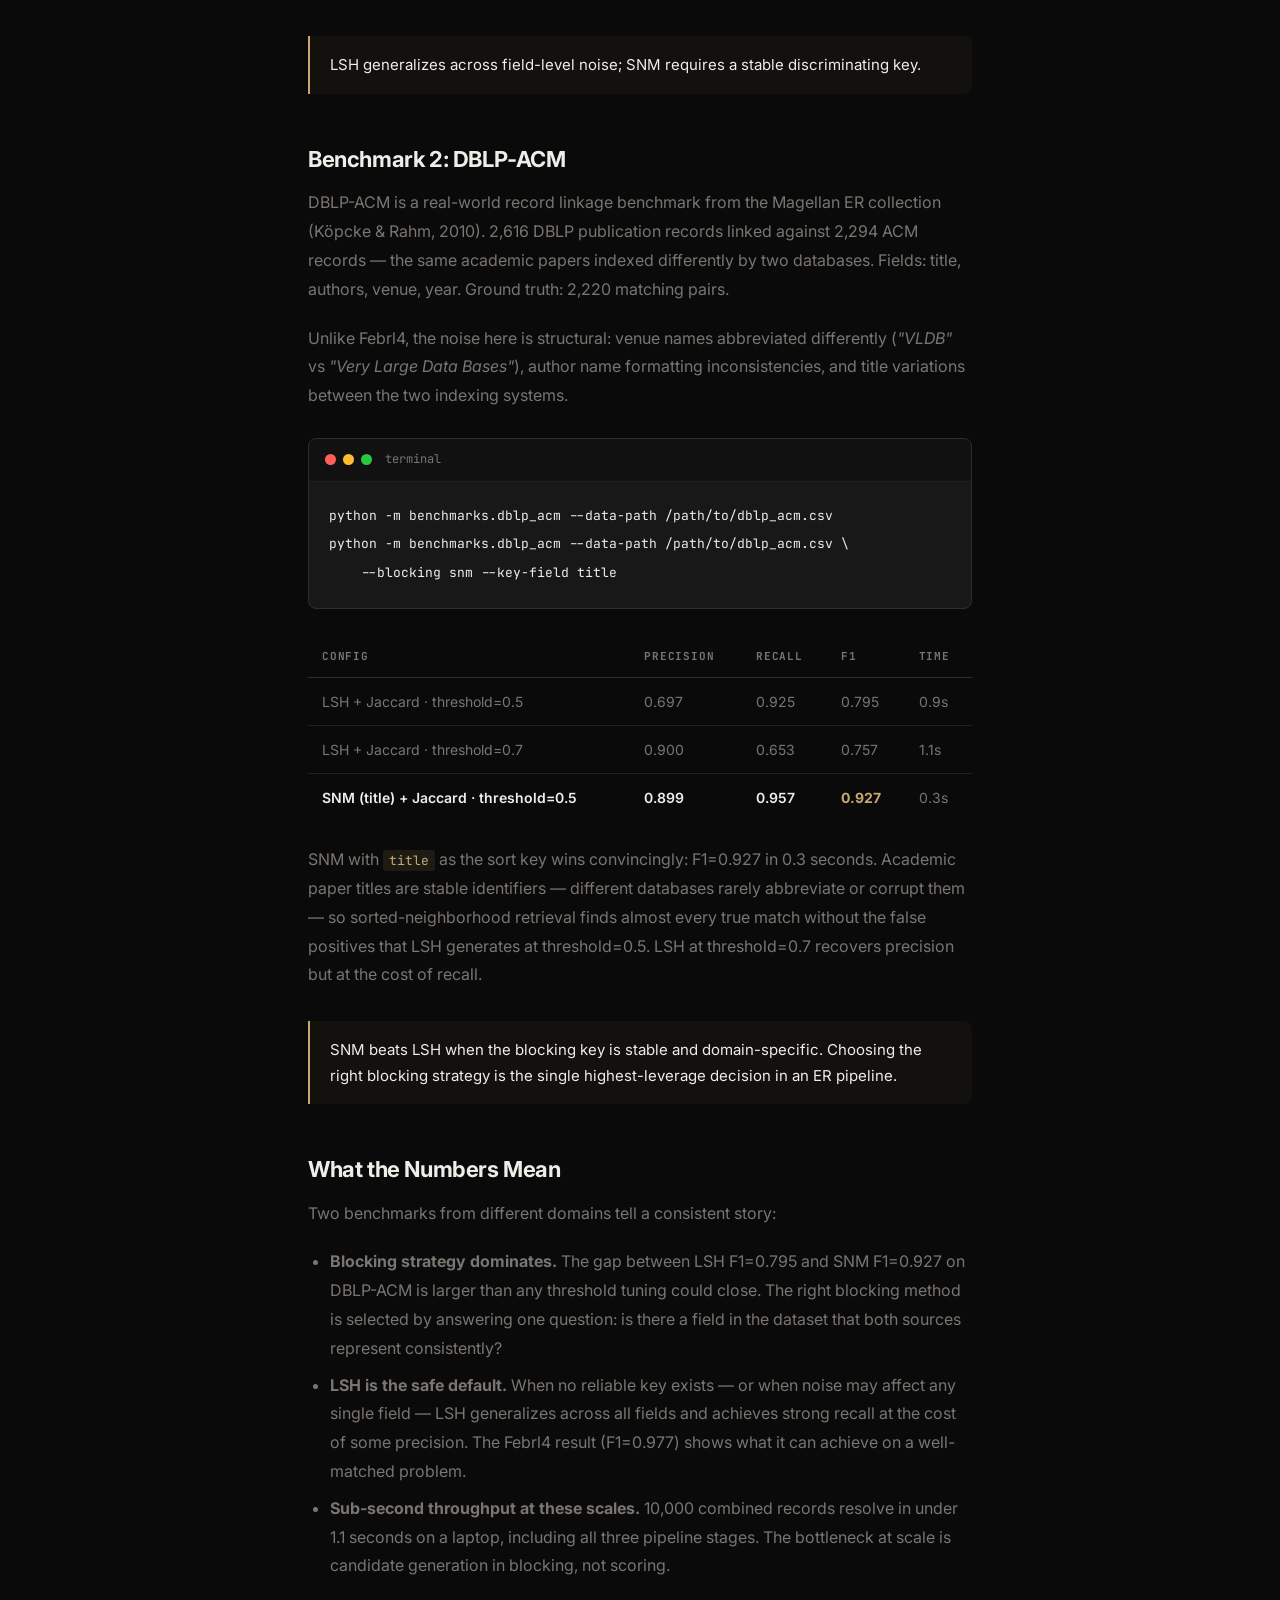
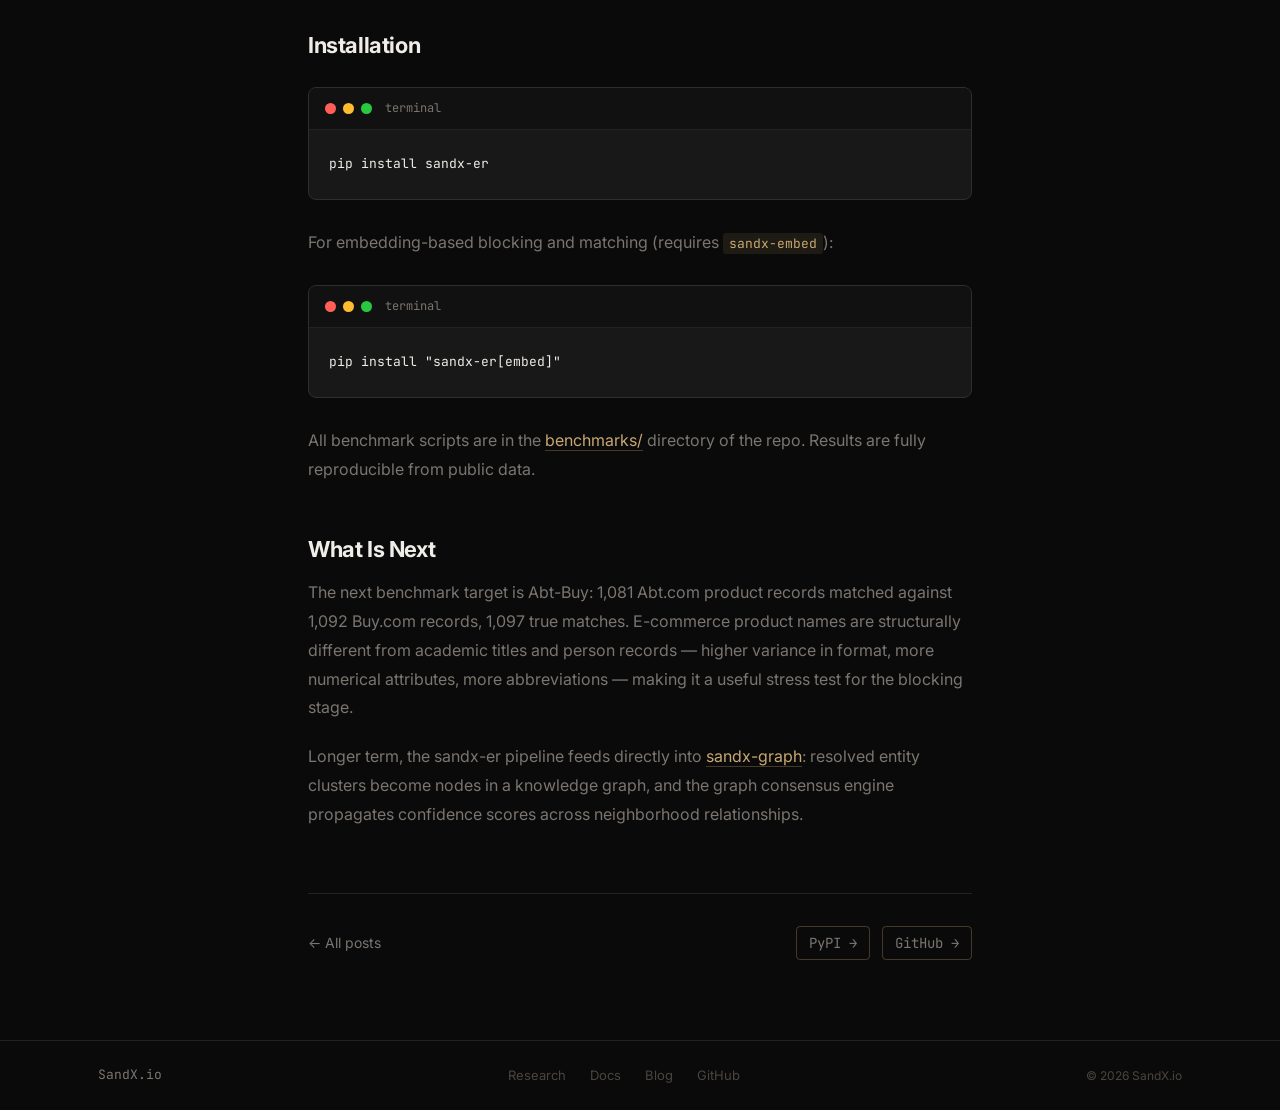
<file: blog/entity-resolution-benchmarks.html>
<!DOCTYPE html>
<html lang="en">
<head>
  <meta charset="UTF-8" />
  <meta name="viewport" content="width=device-width, initial-scale=1.0" />
  <title>Building a Production-Grade Entity Resolution Engine — SandX.io</title>
  <meta name="description" content="How we built sandx-er: a modular Python entity resolution pipeline with benchmark results on Febrl4 (F1=0.977) and DBLP-ACM (F1=0.927)." />
  <link rel="stylesheet" href="../style.css" />
  <link rel="preconnect" href="https://fonts.googleapis.com" />
  <link href="https://fonts.googleapis.com/css2?family=Inter:wght@400;500;600;700&family=JetBrains+Mono:wght@400;500;600&display=swap" rel="stylesheet" />
  <style>
    .post-wrap {
      max-width: 720px;
      margin: 0 auto;
      padding: 0 28px;
    }

    .post-header {
      padding: 72px 0 52px;
      border-bottom: 1px solid var(--border);
      margin-bottom: 52px;
    }

    .post-tag {
      display: inline-block;
      font-family: var(--mono);
      font-size: 11px;
      color: var(--accent);
      border: 1px solid rgba(200, 168, 112, 0.35);
      padding: 4px 10px;
      border-radius: 4px;
      letter-spacing: 0.8px;
      text-transform: uppercase;
      margin-bottom: 22px;
    }

    .post-header h1 {
      font-size: clamp(24px, 4vw, 38px);
      font-weight: 700;
      line-height: 1.15;
      letter-spacing: -0.8px;
      margin-bottom: 18px;
    }

    .post-meta {
      display: flex;
      gap: 20px;
      font-family: var(--mono);
      font-size: 12px;
      color: var(--text-muted);
      flex-wrap: wrap;
    }

    .post-meta span::before {
      content: "— ";
      color: var(--text-dim);
    }
    .post-meta span:first-child::before { content: ""; }

    /* Prose */
    .prose {
      font-size: 16px;
      line-height: 1.8;
      color: var(--text-muted);
    }

    .prose h2 {
      font-size: 22px;
      font-weight: 700;
      color: var(--text);
      letter-spacing: -0.4px;
      margin: 52px 0 16px;
      line-height: 1.2;
    }

    .prose h3 {
      font-size: 16px;
      font-weight: 600;
      color: var(--text);
      letter-spacing: -0.2px;
      margin: 32px 0 12px;
    }

    .prose p {
      margin-bottom: 20px;
    }

    .prose a {
      color: var(--accent);
      border-bottom: 1px solid rgba(200, 168, 112, 0.3);
      transition: border-color 0.15s ease;
    }
    .prose a:hover { border-color: var(--accent); }

    .prose code {
      font-family: var(--mono);
      font-size: 13px;
      color: var(--accent);
      background: rgba(200, 168, 112, 0.1);
      padding: 2px 6px;
      border-radius: 3px;
    }

    .prose ul, .prose ol {
      margin: 0 0 20px 22px;
    }
    .prose li {
      margin-bottom: 8px;
    }

    /* Code block */
    .code-block {
      background: var(--bg-3);
      border: 1px solid var(--border-2);
      border-radius: var(--radius);
      overflow: hidden;
      margin: 28px 0;
    }

    .code-block .code-header {
      display: flex;
      align-items: center;
      gap: 7px;
      padding: 10px 16px;
      border-bottom: 1px solid var(--border);
      background: var(--bg-2);
    }

    .code-block pre {
      padding: 20px;
      overflow-x: auto;
    }

    .code-block code {
      font-family: var(--mono);
      font-size: 13px;
      line-height: 1.75;
      color: var(--text);
      background: none;
      padding: 0;
      border-radius: 0;
    }

    /* Results table */
    .results-table {
      width: 100%;
      border-collapse: collapse;
      margin: 24px 0;
      font-size: 14px;
    }

    .results-table th {
      font-family: var(--mono);
      font-size: 11px;
      text-transform: uppercase;
      letter-spacing: 0.8px;
      color: var(--text-muted);
      padding: 10px 14px;
      border-bottom: 1px solid var(--border-2);
      text-align: left;
      white-space: nowrap;
    }

    .results-table td {
      padding: 11px 14px;
      border-bottom: 1px solid var(--border);
      color: var(--text-muted);
    }

    .results-table tr:last-child td { border-bottom: none; }

    .results-table .best {
      color: var(--text);
      font-weight: 600;
    }

    .results-table .f1-best {
      color: var(--accent);
      font-weight: 700;
    }

    /* Pipeline inline diagram */
    .pipeline-inline {
      display: flex;
      align-items: center;
      gap: 6px;
      flex-wrap: wrap;
      margin: 24px 0;
      padding: 18px 20px;
      background: var(--bg-2);
      border: 1px solid var(--border);
      border-radius: var(--radius);
      font-family: var(--mono);
      font-size: 12px;
    }

    .pl-step {
      color: var(--text);
      background: var(--bg-3);
      border: 1px solid var(--border-2);
      padding: 4px 10px;
      border-radius: 4px;
    }

    .pl-step.accent {
      color: var(--accent);
      border-color: rgba(200, 168, 112, 0.35);
      background: rgba(200, 168, 112, 0.06);
    }

    .pl-arrow {
      color: var(--text-dim);
    }

    /* Pull quote */
    .callout {
      border-left: 2px solid var(--accent);
      padding: 16px 20px;
      margin: 32px 0;
      background: rgba(200, 168, 112, 0.04);
      border-radius: 0 var(--radius) var(--radius) 0;
    }

    .callout p {
      margin: 0;
      color: var(--text);
      font-size: 15px;
      line-height: 1.7;
    }

    /* Post footer */
    .post-footer {
      margin-top: 64px;
      padding-top: 32px;
      border-top: 1px solid var(--border);
      display: flex;
      justify-content: space-between;
      align-items: center;
      flex-wrap: wrap;
      gap: 16px;
    }

    .post-footer a {
      font-size: 14px;
      color: var(--text-muted);
      transition: color 0.15s ease;
    }

    .post-footer a:hover { color: var(--text); }

    .post-footer .pkg-links {
      display: flex;
      gap: 12px;
      flex-wrap: wrap;
    }

    .pkg-link {
      font-family: var(--mono);
      font-size: 12px;
      color: var(--accent);
      border: 1px solid rgba(200, 168, 112, 0.3);
      padding: 5px 12px;
      border-radius: 4px;
      transition: border-color 0.15s ease;
    }

    .pkg-link:hover { border-color: var(--accent); }

    @media (max-width: 600px) {
      .post-wrap { padding: 0 18px; }
      .post-header { padding: 48px 0 36px; }
    }
  </style>
</head>
<body>

  <nav>
    <div class="nav-inner">
      <a href="/" class="logo">SandX<span class="dot">.</span>io</a>
      <div class="nav-links">
        <a href="/#research">Research</a>
        <a href="/#docs">Docs</a>
        <a href="/blog/">Blog</a>
        <a href="https://github.com/sandxlab" target="_blank" rel="noopener">GitHub</a>
      </div>
    </div>
  </nav>

  <main style="max-width: 100%; padding: 0;">
  <div class="post-wrap">

    <header class="post-header">
      <div class="post-tag">Engineering</div>
      <h1>Building a Production-Grade Entity Resolution Engine in Python</h1>
      <div class="post-meta">
        <span>SandX Lab</span>
        <span>May 2026</span>
        <span>9 min read</span>
      </div>
    </header>

    <article class="prose">

      <p>
        Every production data system eventually hits the same wall: the same real-world entity appears
        in multiple records under different names, with different spellings, or with missing fields.
        A customer is <em>"Acme Corp"</em> in one table and <em>"ACME Corporation"</em> in another.
        A research paper appears in both DBLP and ACM with slightly different author lists.
        Entity resolution (ER) is the problem of deciding which records refer to the same thing.
      </p>

      <p>
        The naive approach — fuzzy string matching with a threshold — breaks down fast.
        At O(N²) candidate pairs, a 100,000-record dataset generates 5 billion comparisons.
        And a single threshold applied globally ignores the fact that <em>"Smith"</em> is a worse
        identifier than <em>"Yannis Ioannidis"</em>.
      </p>

      <p>
        We built <code>sandx-er</code> to solve this properly: a modular, composable Python pipeline
        that handles the full ER workflow — blocking, matching, and clustering — with every output
        carrying a probabilistic confidence score. This post covers the architecture and
        benchmark results on two standard datasets.
      </p>

      <h2>The Pipeline</h2>

      <p>
        Entity resolution decomposes into three stages. <strong>Blocking</strong> reduces
        O(N²) comparisons to a tractable candidate set. <strong>Matching</strong> scores each
        candidate pair with a similarity measure. <strong>Clustering</strong> reconciles pairwise
        decisions into globally consistent entity groups.
      </p>

      <div class="pipeline-inline">
        <span class="pl-step">Raw records</span>
        <span class="pl-arrow">→</span>
        <span class="pl-step accent">Blocking</span>
        <span class="pl-arrow">→</span>
        <span class="pl-step accent">Matching</span>
        <span class="pl-arrow">→</span>
        <span class="pl-step accent">Clustering</span>
        <span class="pl-arrow">→</span>
        <span class="pl-step">Resolved identity graph</span>
      </div>

      <p>
        Each stage is independently configurable. The full API:
      </p>

      <div class="code-block">
        <div class="code-header">
          <span class="code-dot red"></span>
          <span class="code-dot yellow"></span>
          <span class="code-dot green"></span>
          <span class="code-filename">quickstart.py</span>
        </div>
        <pre><code><span class="kw">from</span> sandx_er <span class="kw">import</span> EntityResolver
<span class="kw">import</span> pandas <span class="kw">as</span> pd

records = pd.DataFrame({
    <span class="str">"name"</span>:  [<span class="str">"Acme Corp"</span>, <span class="str">"ACME Corporation"</span>, <span class="str">"GlobalTech Inc"</span>, <span class="str">"Global Tech"</span>],
    <span class="str">"city"</span>:  [<span class="str">"Boston"</span>,    <span class="str">"Boston"</span>,           <span class="str">"New York"</span>,      <span class="str">"New York"</span>],
})

er = EntityResolver(
    blocking=<span class="str">"lsh"</span>,       <span class="comment"># MinHash LSH candidate generation</span>
    similarity=<span class="str">"jaccard"</span>, <span class="comment"># character shingle Jaccard scoring</span>
    threshold=<span class="num">0.4</span>,
)

result = er.resolve(records)

<span class="kw">for</span> cluster <span class="kw">in</span> result.clusters:
    <span class="kw">print</span>(cluster.canonical_id[:<span class="num">8</span>], cluster.record_ids, cluster.confidence)</code></pre>
      </div>

      <h3>Blocking strategies</h3>

      <p>
        <code>sandx-er</code> ships three blocking methods. <strong>LSH (MinHash)</strong>
        hashes each record into a signature and groups candidate pairs by band collision —
        no key field required, works across all string columns simultaneously.
        <strong>Sorted Neighborhood (SNM)</strong> sorts records by a user-specified key field
        and compares within a sliding window — faster and higher precision when the key is
        a reliable discriminator. <strong>Embedding ANN</strong> uses approximate nearest-neighbor
        search in embedding space via <code>sandx-embed</code>, optimal for semantic similarity.
      </p>

      <h3>Matching</h3>

      <p>
        The default scorer computes character-level Jaccard similarity across all string fields
        concatenated into a single document representation. Character shingles (3-grams by default)
        handle the most common noise patterns — typos, abbreviations, reordered tokens —
        without requiring field-level alignment. A <code>CosineSimilarityScorer</code>
        is available for embedding-based matching.
      </p>

      <h3>Clustering</h3>

      <p>
        Connected components clustering assigns all records reachable through above-threshold
        similarity edges to the same entity. It is fast and correct when the match graph
        is clean. Correlation clustering (Kwik-Cluster) runs additional local optimization
        to break over-merged clusters caused by transitivity errors.
      </p>

      <h2>Benchmark 1: Febrl4</h2>

      <p>
        Febrl4 is a synthetic person record linkage dataset included in the Python
        <code>recordlinkage</code> package. 5,000 records per table, 5,000 true 1:1 matches,
        with realistic noise: typos, transpositions, and missing field values.
        It is a standard baseline for single-attribute linkage tasks.
      </p>

      <div class="code-block">
        <div class="code-header">
          <span class="code-dot red"></span>
          <span class="code-dot yellow"></span>
          <span class="code-dot green"></span>
          <span class="code-filename">terminal</span>
        </div>
        <pre><code>pip install sandx-er recordlinkage
python -m benchmarks.febrl4</code></pre>
      </div>

      <table class="results-table">
        <thead>
          <tr>
            <th>Config</th>
            <th>Precision</th>
            <th>Recall</th>
            <th>F1</th>
            <th>Time</th>
          </tr>
        </thead>
        <tbody>
          <tr>
            <td class="best">LSH + Jaccard &middot; threshold=0.3</td>
            <td class="best">1.000</td>
            <td class="best">0.955</td>
            <td class="f1-best">0.977</td>
            <td>1.1s</td>
          </tr>
          <tr>
            <td>SNM (surname) + Jaccard &middot; threshold=0.3</td>
            <td>1.000</td>
            <td>0.384</td>
            <td>0.555</td>
            <td>0.4s</td>
          </tr>
        </tbody>
      </table>

      <p>
        LSH achieves near-perfect F1 (0.977) because Febrl4 noise is field-level — corrupted
        surnames, swapped birth dates — and LSH operates across all fields simultaneously,
        finding matches even when any single field is corrupted. SNM with <code>surname</code>
        as the sort key achieves perfect precision but low recall: noisy surnames break the
        neighborhood window.
      </p>

      <div class="callout">
        <p>LSH generalizes across field-level noise; SNM requires a stable discriminating key.</p>
      </div>

      <h2>Benchmark 2: DBLP-ACM</h2>

      <p>
        DBLP-ACM is a real-world record linkage benchmark from the Magellan ER collection
        (Köpcke &amp; Rahm, 2010). 2,616 DBLP publication records linked against 2,294 ACM
        records — the same academic papers indexed differently by two databases.
        Fields: title, authors, venue, year. Ground truth: 2,220 matching pairs.
      </p>

      <p>
        Unlike Febrl4, the noise here is structural: venue names abbreviated differently
        (<em>"VLDB"</em> vs <em>"Very Large Data Bases"</em>), author name formatting
        inconsistencies, and title variations between the two indexing systems.
      </p>

      <div class="code-block">
        <div class="code-header">
          <span class="code-dot red"></span>
          <span class="code-dot yellow"></span>
          <span class="code-dot green"></span>
          <span class="code-filename">terminal</span>
        </div>
        <pre><code>python -m benchmarks.dblp_acm --data-path /path/to/dblp_acm.csv
python -m benchmarks.dblp_acm --data-path /path/to/dblp_acm.csv \
    --blocking snm --key-field title</code></pre>
      </div>

      <table class="results-table">
        <thead>
          <tr>
            <th>Config</th>
            <th>Precision</th>
            <th>Recall</th>
            <th>F1</th>
            <th>Time</th>
          </tr>
        </thead>
        <tbody>
          <tr>
            <td>LSH + Jaccard &middot; threshold=0.5</td>
            <td>0.697</td>
            <td>0.925</td>
            <td>0.795</td>
            <td>0.9s</td>
          </tr>
          <tr>
            <td>LSH + Jaccard &middot; threshold=0.7</td>
            <td>0.900</td>
            <td>0.653</td>
            <td>0.757</td>
            <td>1.1s</td>
          </tr>
          <tr>
            <td class="best">SNM (title) + Jaccard &middot; threshold=0.5</td>
            <td class="best">0.899</td>
            <td class="best">0.957</td>
            <td class="f1-best">0.927</td>
            <td>0.3s</td>
          </tr>
        </tbody>
      </table>

      <p>
        SNM with <code>title</code> as the sort key wins convincingly: F1=0.927 in 0.3 seconds.
        Academic paper titles are stable identifiers — different databases rarely abbreviate
        or corrupt them — so sorted-neighborhood retrieval finds almost every true match without
        the false positives that LSH generates at threshold=0.5. LSH at threshold=0.7 recovers
        precision but at the cost of recall.
      </p>

      <div class="callout">
        <p>
          SNM beats LSH when the blocking key is stable and domain-specific. Choosing the right
          blocking strategy is the single highest-leverage decision in an ER pipeline.
        </p>
      </div>

      <h2>What the Numbers Mean</h2>

      <p>
        Two benchmarks from different domains tell a consistent story:
      </p>

      <ul>
        <li>
          <strong>Blocking strategy dominates.</strong> The gap between LSH F1=0.795 and
          SNM F1=0.927 on DBLP-ACM is larger than any threshold tuning could close.
          The right blocking method is selected by answering one question: is there a field
          in the dataset that both sources represent consistently?
        </li>
        <li>
          <strong>LSH is the safe default.</strong> When no reliable key exists — or when
          noise may affect any single field — LSH generalizes across all fields and achieves
          strong recall at the cost of some precision. The Febrl4 result (F1=0.977) shows
          what it can achieve on a well-matched problem.
        </li>
        <li>
          <strong>Sub-second throughput at these scales.</strong> 10,000 combined records
          resolve in under 1.1 seconds on a laptop, including all three pipeline stages.
          The bottleneck at scale is candidate generation in blocking, not scoring.
        </li>
      </ul>

      <h2>Installation</h2>

      <div class="code-block">
        <div class="code-header">
          <span class="code-dot red"></span>
          <span class="code-dot yellow"></span>
          <span class="code-dot green"></span>
          <span class="code-filename">terminal</span>
        </div>
        <pre><code>pip install sandx-er</code></pre>
      </div>

      <p>
        For embedding-based blocking and matching (requires <code>sandx-embed</code>):
      </p>

      <div class="code-block">
        <div class="code-header">
          <span class="code-dot red"></span>
          <span class="code-dot yellow"></span>
          <span class="code-dot green"></span>
          <span class="code-filename">terminal</span>
        </div>
        <pre><code>pip install "sandx-er[embed]"</code></pre>
      </div>

      <p>
        All benchmark scripts are in the
        <a href="https://github.com/sandxlab/sandx-er/tree/main/benchmarks" target="_blank" rel="noopener">benchmarks/</a>
        directory of the repo. Results are fully reproducible from public data.
      </p>

      <h2>What Is Next</h2>

      <p>
        The next benchmark target is Abt-Buy: 1,081 Abt.com product records matched against
        1,092 Buy.com records, 1,097 true matches. E-commerce product names are structurally
        different from academic titles and person records — higher variance in format, more
        numerical attributes, more abbreviations — making it a useful stress test for the
        blocking stage.
      </p>

      <p>
        Longer term, the sandx-er pipeline feeds directly into
        <a href="https://github.com/sandxlab/sandx-graph" target="_blank" rel="noopener">sandx-graph</a>:
        resolved entity clusters become nodes in a knowledge graph, and the graph consensus
        engine propagates confidence scores across neighborhood relationships.
      </p>

    </article>

    <footer class="post-footer">
      <a href="/blog/">&larr; All posts</a>
      <div class="pkg-links">
        <a href="https://pypi.org/project/sandx-er/" class="pkg-link" target="_blank" rel="noopener">PyPI &rarr;</a>
        <a href="https://github.com/sandxlab/sandx-er" class="pkg-link" target="_blank" rel="noopener">GitHub &rarr;</a>
      </div>
    </footer>

  </div>
  </main>

  <footer style="margin-top: 80px;">
    <div class="footer-inner">
      <span class="footer-logo">SandX.io</span>
      <div class="footer-links">
        <a href="/#research">Research</a>
        <a href="/#docs">Docs</a>
        <a href="/blog/">Blog</a>
        <a href="https://github.com/sandxlab" target="_blank" rel="noopener">GitHub</a>
      </div>
      <span class="footer-copy">&copy; 2026 SandX.io</span>
    </div>
  </footer>

</body>
</html>
</file>
<file: style.css>
/* ─── Design Tokens ─────────────────────────────────────────── */
:root {
  --bg:          #0a0a0a;
  --bg-2:        #111111;
  --bg-3:        #181818;
  --text:        #f0ede8;
  --text-muted:  #7a7570;
  --text-dim:    #4a4540;
  --accent:      #c8a870;
  --accent-blue: #4a9eff;
  --border:      #222222;
  --border-2:    #2e2e2e;

  --font:   Inter, system-ui, -apple-system, BlinkMacSystemFont, sans-serif;
  --mono:   'JetBrains Mono', 'Fira Code', 'Cascadia Code', 'Courier New', monospace;

  --radius: 8px;
  --nav-h:  60px;
}

/* ─── Reset ──────────────────────────────────────────────────── */
*, *::before, *::after { box-sizing: border-box; margin: 0; padding: 0; }
html { scroll-behavior: smooth; }

body {
  background: var(--bg);
  color: var(--text);
  font-family: var(--font);
  font-size: 16px;
  line-height: 1.6;
  -webkit-font-smoothing: antialiased;
  -moz-osx-font-smoothing: grayscale;
}

a { color: inherit; text-decoration: none; }

/* ─── Navigation ─────────────────────────────────────────────── */
nav {
  position: sticky;
  top: 0;
  height: var(--nav-h);
  background: rgba(10, 10, 10, 0.92);
  backdrop-filter: blur(16px);
  -webkit-backdrop-filter: blur(16px);
  border-bottom: 1px solid var(--border);
  z-index: 100;
}

.nav-inner {
  max-width: 1140px;
  margin: 0 auto;
  padding: 0 28px;
  height: 100%;
  display: flex;
  align-items: center;
  justify-content: space-between;
}

.logo {
  font-family: var(--mono);
  font-size: 17px;
  font-weight: 600;
  letter-spacing: -0.4px;
  color: var(--text);
}

.logo .dot { color: var(--accent); }

.nav-links {
  display: flex;
  align-items: center;
  gap: 32px;
}

.nav-links a {
  font-size: 14px;
  color: var(--text-muted);
  transition: color 0.15s ease;
}

.nav-links a:hover { color: var(--text); }

/* ─── Main container ─────────────────────────────────────────── */
main {
  max-width: 1140px;
  margin: 0 auto;
  padding: 0 28px;
}

/* ─── Section label ──────────────────────────────────────────── */
.section-label {
  font-family: var(--mono);
  font-size: 11px;
  color: var(--text-muted);
  text-transform: uppercase;
  letter-spacing: 1.5px;
  margin-bottom: 36px;
}

/* ─── Hero ───────────────────────────────────────────────────── */
.hero {
  padding: 100px 0 88px;
  max-width: 780px;
}

.hero-tag {
  display: inline-block;
  font-family: var(--mono);
  font-size: 11px;
  color: var(--accent);
  border: 1px solid rgba(200, 168, 112, 0.35);
  padding: 5px 12px;
  border-radius: 4px;
  margin-bottom: 32px;
  letter-spacing: 0.8px;
  text-transform: uppercase;
}

.hero h1 {
  font-size: clamp(30px, 4.5vw, 52px);
  font-weight: 700;
  line-height: 1.12;
  letter-spacing: -1.2px;
  margin-bottom: 22px;
  color: var(--text);
}

.hero-sub {
  font-size: 18px;
  color: var(--text-muted);
  line-height: 1.75;
  max-width: 620px;
  margin-bottom: 40px;
}

.cta-group {
  display: flex;
  gap: 12px;
  flex-wrap: wrap;
}

.btn-primary {
  display: inline-block;
  background: var(--text);
  color: var(--bg);
  padding: 10px 22px;
  border-radius: 6px;
  font-size: 14px;
  font-weight: 600;
  transition: opacity 0.15s ease;
}

.btn-primary:hover { opacity: 0.82; }

.btn-secondary {
  display: inline-block;
  color: var(--text);
  padding: 10px 22px;
  border-radius: 6px;
  border: 1px solid var(--border-2);
  font-size: 14px;
  font-weight: 500;
  transition: border-color 0.15s ease;
}

.btn-secondary:hover { border-color: var(--text-muted); }

/* ─── Domains ────────────────────────────────────────────────── */
.domains {
  padding: 80px 0;
  border-top: 1px solid var(--border);
}

.domain-grid {
  display: grid;
  grid-template-columns: repeat(auto-fit, minmax(250px, 1fr));
  gap: 18px;
}

.domain-card {
  background: var(--bg-2);
  border: 1px solid var(--border);
  border-radius: var(--radius);
  padding: 26px;
  transition: border-color 0.2s ease, transform 0.15s ease;
}

.domain-card:hover {
  border-color: var(--accent);
  transform: translateY(-2px);
}

.domain-tag {
  font-family: var(--mono);
  font-size: 11px;
  color: var(--accent);
  margin-bottom: 14px;
  letter-spacing: 0.3px;
}

.domain-card h3 {
  font-size: 17px;
  font-weight: 600;
  letter-spacing: -0.3px;
  margin-bottom: 10px;
}

.domain-card p {
  font-size: 14px;
  color: var(--text-muted);
  line-height: 1.65;
  margin-bottom: 18px;
}

.domain-sectors {
  display: flex;
  flex-wrap: wrap;
  gap: 6px;
}

.domain-sectors span {
  font-family: var(--mono);
  font-size: 10px;
  color: var(--text-dim);
  background: var(--bg-3);
  border: 1px solid var(--border);
  padding: 2px 7px;
  border-radius: 3px;
  letter-spacing: 0.2px;
}

/* ─── Architecture ───────────────────────────────────────────── */
.architecture {
  padding: 80px 0;
  border-top: 1px solid var(--border);
}

.arch-inner {
  display: grid;
  grid-template-columns: 1fr 1fr;
  gap: 64px;
  align-items: start;
}

.arch-text h2 {
  font-size: 28px;
  font-weight: 700;
  letter-spacing: -0.5px;
  margin-bottom: 18px;
  line-height: 1.2;
}

.arch-text p {
  font-size: 15px;
  color: var(--text-muted);
  line-height: 1.75;
  margin-bottom: 14px;
}

.design-principles {
  list-style: none;
  margin-top: 22px;
  display: flex;
  flex-direction: column;
  gap: 9px;
}

.design-principles li {
  font-size: 14px;
  color: var(--text-muted);
  display: flex;
  gap: 10px;
}

.design-principles .bullet { color: var(--accent); flex-shrink: 0; }

/* Code block */
.arch-code {
  background: var(--bg-3);
  border: 1px solid var(--border-2);
  border-radius: var(--radius);
  overflow: hidden;
}

.code-header {
  display: flex;
  align-items: center;
  gap: 7px;
  padding: 12px 16px;
  border-bottom: 1px solid var(--border);
  background: var(--bg-2);
}

.code-dot {
  width: 11px;
  height: 11px;
  border-radius: 50%;
}

.code-dot.red    { background: #ff5f57; }
.code-dot.yellow { background: #febc2e; }
.code-dot.green  { background: #28c840; }

.code-filename {
  font-family: var(--mono);
  font-size: 12px;
  color: var(--text-muted);
  margin-left: 6px;
}

.arch-code pre {
  padding: 22px 20px;
  overflow-x: auto;
}

.arch-code code {
  font-family: var(--mono);
  font-size: 13px;
  line-height: 1.75;
  color: var(--text);
}

/* syntax highlighting (minimal) */
.kw      { color: #c792ea; }
.str     { color: #c3e88d; }
.num     { color: #f78c6c; }
.comment { color: var(--text-dim); font-style: italic; }

/* code block tabs */
.code-tabs {
  display: flex;
  gap: 2px;
  margin-left: auto;
}

.code-tab {
  font-family: var(--mono);
  font-size: 11px;
  padding: 4px 12px;
  color: var(--text-muted);
  background: transparent;
  border: 1px solid transparent;
  border-radius: 4px;
  cursor: pointer;
  letter-spacing: 0.3px;
  transition: color 0.15s ease, border-color 0.15s ease;
}

.code-tab:hover { color: var(--text); }

.code-tab.active {
  color: var(--text);
  border-color: var(--border-2);
  background: var(--bg-3);
}

.code-panel { display: none; }
.code-panel.active { display: block; }

/* ─── Phases ─────────────────────────────────────────────────── */
.phases {
  padding: 80px 0;
  border-top: 1px solid var(--border);
}

.phases-grid {
  display: grid;
  grid-template-columns: repeat(3, 1fr);
  gap: 18px;
}

.phase {
  background: var(--bg-2);
  border: 1px solid var(--border);
  border-radius: var(--radius);
  padding: 28px;
}

.phase-active {
  border-color: rgba(200, 168, 112, 0.5);
  background: rgba(200, 168, 112, 0.04);
}

.phase-num {
  font-family: var(--mono);
  font-size: 44px;
  font-weight: 700;
  color: var(--border-2);
  line-height: 1;
  margin-bottom: 18px;
  letter-spacing: -2px;
}

.phase-active .phase-num { color: var(--accent); }

.phase h3 {
  font-size: 16px;
  font-weight: 600;
  margin-bottom: 10px;
  letter-spacing: -0.2px;
}

.phase p {
  font-size: 13px;
  color: var(--text-muted);
  line-height: 1.65;
  margin-bottom: 20px;
}

.phase code {
  font-family: var(--mono);
  font-size: 12px;
  color: var(--accent);
  background: rgba(200, 168, 112, 0.1);
  padding: 1px 5px;
  border-radius: 3px;
}

.badge {
  display: inline-block;
  font-family: var(--mono);
  font-size: 10px;
  padding: 4px 9px;
  border-radius: 4px;
  letter-spacing: 0.5px;
  text-transform: uppercase;
}

.badge-active  { background: rgba(200, 168, 112, 0.15); color: var(--accent); }
.badge-planned { background: rgba(255,255,255,0.04);    color: var(--text-dim); }
.badge-done    { background: rgba(255,255,255,0.05);    color: #6aaa6a; }

/* ─── Pipeline ───────────────────────────────────────────────── */
.pipeline {
  padding: 80px 0;
  border-top: 1px solid var(--border);
}

.pipeline-inner {
  display: flex;
  align-items: center;
  gap: 0;
  overflow-x: auto;
  padding-bottom: 8px;
}

.pipeline-step {
  display: flex;
  flex-direction: column;
  align-items: center;
  text-align: center;
  min-width: 110px;
}

.step-icon {
  font-size: 22px;
  color: var(--text-dim);
  height: 44px;
  display: flex;
  align-items: center;
  justify-content: center;
  margin-bottom: 10px;
}

.step-icon.chip {
  font-family: var(--mono);
  font-size: 11px;
  color: var(--accent);
  background: rgba(200, 168, 112, 0.12);
  border: 1px solid rgba(200, 168, 112, 0.3);
  border-radius: 4px;
  padding: 6px 10px;
  width: 52px;
}

.step-label {
  font-size: 13px;
  font-weight: 600;
  color: var(--text);
  margin-bottom: 4px;
}

.step-sub {
  font-family: var(--mono);
  font-size: 11px;
  color: var(--text-dim);
}

.pipeline-arrow {
  font-size: 18px;
  color: var(--text-dim);
  padding: 0 12px;
  flex-shrink: 0;
  padding-bottom: 24px;
}

/* ─── Newsletter ─────────────────────────────────────────────── */
.newsletter {
  padding: 80px 0;
  border-top: 1px solid var(--border);
}

.newsletter-inner {
  max-width: 540px;
}

.newsletter h2 {
  font-size: 26px;
  font-weight: 700;
  letter-spacing: -0.5px;
  margin-bottom: 12px;
  line-height: 1.2;
}

.newsletter > .newsletter-inner > p {
  font-size: 15px;
  color: var(--text-muted);
  line-height: 1.7;
  margin-bottom: 28px;
}

.newsletter-form {
  display: flex;
  gap: 10px;
  flex-wrap: wrap;
}

.newsletter-form input[type="email"] {
  flex: 1;
  min-width: 220px;
  background: var(--bg-2);
  border: 1px solid var(--border-2);
  border-radius: 6px;
  color: var(--text);
  font-family: var(--font);
  font-size: 14px;
  padding: 10px 14px;
  outline: none;
  transition: border-color 0.15s ease;
}

.newsletter-form input[type="email"]::placeholder { color: var(--text-dim); }
.newsletter-form input[type="email"]:focus { border-color: var(--accent); }

.newsletter-form button {
  background: var(--text);
  color: var(--bg);
  border: none;
  border-radius: 6px;
  font-family: var(--font);
  font-size: 14px;
  font-weight: 600;
  padding: 10px 22px;
  cursor: pointer;
  transition: opacity 0.15s ease;
  white-space: nowrap;
}

.newsletter-form button:hover { opacity: 0.82; }

.newsletter-note {
  font-family: var(--mono);
  font-size: 11px;
  color: var(--text-dim);
  margin-top: 14px;
}

/* ─── Footer ─────────────────────────────────────────────────── */
footer {
  border-top: 1px solid var(--border);
  margin-top: 60px;
}

.footer-inner {
  max-width: 1140px;
  margin: 0 auto;
  padding: 24px 28px;
  display: flex;
  align-items: center;
  justify-content: space-between;
  flex-wrap: wrap;
  gap: 12px;
}

.footer-logo {
  font-family: var(--mono);
  font-size: 13px;
  color: var(--text-muted);
}

.footer-links {
  display: flex;
  gap: 24px;
}

.footer-links a {
  font-size: 13px;
  color: var(--text-dim);
  transition: color 0.15s ease;
}

.footer-links a:hover { color: var(--text-muted); }

.footer-copy {
  font-size: 12px;
  color: var(--text-dim);
}

/* ─── Demo ───────────────────────────────────────────────────── */
.demo-section {
  padding: 80px 0;
  border-top: 1px solid var(--border);
}

.demo-section .demo-inner {
  max-width: 1140px;
  margin: 0 auto;
  padding: 0 28px;
}

.demo-section h2 {
  font-size: clamp(24px, 3.5vw, 36px);
  font-weight: 700;
  letter-spacing: -0.8px;
  line-height: 1.2;
  margin-bottom: 12px;
}

.demo-desc {
  font-size: 16px;
  color: var(--text-muted);
  line-height: 1.7;
  max-width: 620px;
  margin-bottom: 44px;
}

.demo-panels {
  display: grid;
  grid-template-columns: 1fr 60px 1fr;
  align-items: start;
  margin-bottom: 28px;
}

.demo-panel {
  background: var(--bg-2);
  border: 1px solid var(--border);
  border-radius: var(--radius);
  overflow: hidden;
}

.demo-panel-hdr {
  display: flex;
  align-items: center;
  gap: 6px;
  padding: 9px 12px;
  border-bottom: 1px solid var(--border);
  background: var(--bg-3);
}

.demo-dots { display: flex; gap: 5px; }
.demo-dot  { width: 10px; height: 10px; border-radius: 50%; }
.demo-dot.r { background: #ff5f57; }
.demo-dot.y { background: #febc2e; }
.demo-dot.g { background: #28c840; }

.demo-panel-title {
  font-family: var(--mono);
  font-size: 11px;
  color: var(--text-muted);
  margin-left: 4px;
  letter-spacing: 0.3px;
}

.demo-panel pre {
  padding: 16px 14px;
  overflow-x: auto;
  font-family: var(--mono);
  font-size: 11.5px;
  line-height: 1.8;
  color: var(--text);
  white-space: pre;
}

.demo-connector {
  display: flex;
  flex-direction: column;
  align-items: center;
  justify-content: center;
  padding-top: 52px;
  gap: 4px;
}

.demo-conn-arrow {
  font-size: 20px;
  color: var(--accent);
  line-height: 1;
}

.demo-conn-label {
  font-family: var(--mono);
  font-size: 9px;
  color: var(--text-muted);
  text-align: center;
  letter-spacing: 0.5px;
  line-height: 1.5;
}

.demo-code-wrap {
  background: var(--bg-2);
  border: 1px solid var(--border);
  border-radius: var(--radius);
  overflow: hidden;
}

.demo-code-hdr {
  display: flex;
  align-items: center;
  gap: 6px;
  padding: 9px 12px;
  border-bottom: 1px solid var(--border);
  background: var(--bg-3);
}

.demo-code-wrap pre {
  padding: 20px 22px;
  overflow-x: auto;
  font-family: var(--mono);
  font-size: 13px;
  line-height: 1.75;
  color: var(--text);
  white-space: pre;
}

.d-dim  { color: var(--text-dim); }
.d-mut  { color: var(--text-muted); }
.d-acc  { color: var(--accent); }
.d-grn  { color: #6aaa6a; }

/* ─── Responsive ─────────────────────────────────────────────── */
@media (max-width: 900px) {
  .arch-inner    { grid-template-columns: 1fr; gap: 36px; }
  .phases-grid   { grid-template-columns: 1fr; }
  .domain-grid   { grid-template-columns: 1fr 1fr; }
  .demo-panels   { grid-template-columns: 1fr; }
  .demo-connector {
    padding: 14px 0;
    flex-direction: row;
    justify-content: center;
    gap: 10px;
  }
}

@media (max-width: 600px) {
  .domain-grid   { grid-template-columns: 1fr; }
  .hero h1       { font-size: 28px; }
  .hero-sub      { font-size: 16px; }
  .nav-links     { gap: 18px; }
  .pipeline-inner { flex-direction: column; gap: 8px; }
  .pipeline-arrow { transform: rotate(90deg); padding: 4px 0; }
}
</file>
